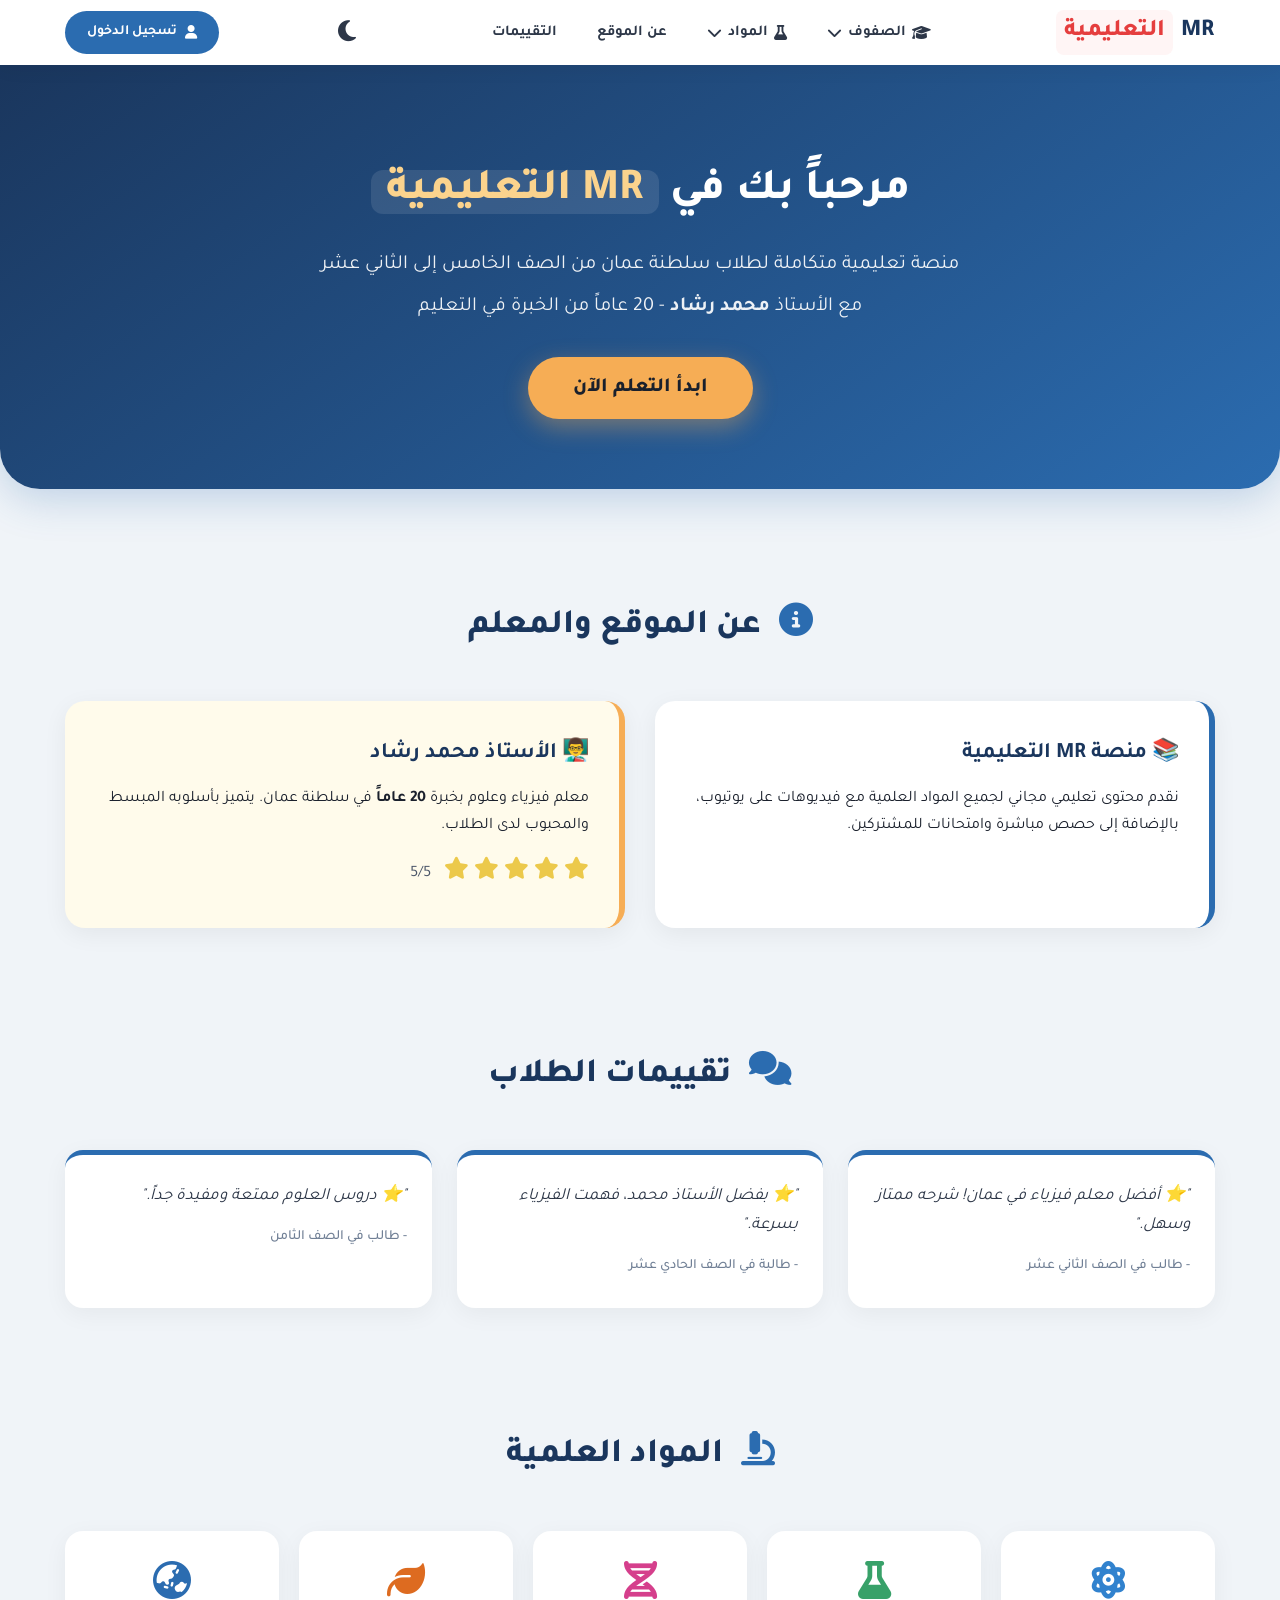
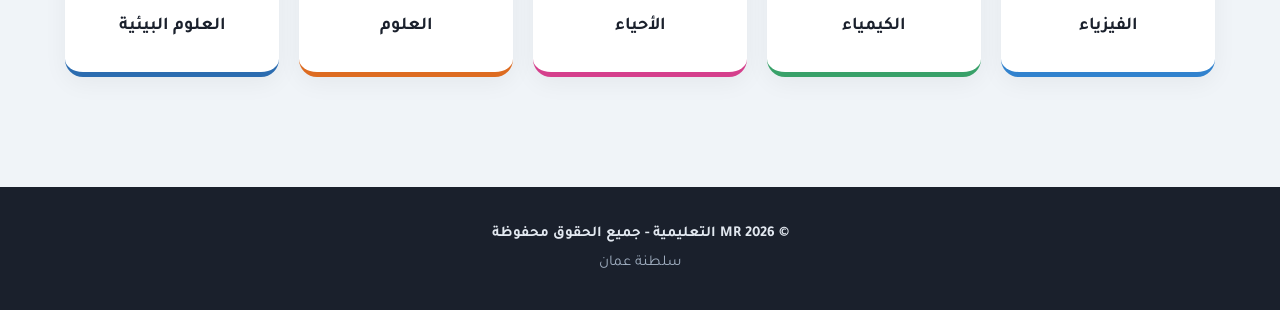
<file: index.html>
<!DOCTYPE html>
<html lang="ar" dir="rtl">
<head>
    <meta charset="UTF-8" />
    <meta name="viewport" content="width=device-width, initial-scale=1.0"/>
    <title>MR التعليمية - الرئيسية</title>

    <link rel="stylesheet" href="https://cdnjs.cloudflare.com/ajax/libs/font-awesome/6.5.0/css/all.min.css"/>
    <link href="https://fonts.googleapis.com/css2?family=Tajawal:wght@400;500;700;800&display=swap" rel="stylesheet"/>
    <link rel="stylesheet" href="style.css"/>
</head>
<body>

<header>
    <div class="container header-container">

        <div class="logo">
            <a href="index.html" style="text-decoration:none;">
                <h1>MR<span>التعليمية</span></h1>
            </a>
        </div>

        <button class="menu-toggle" onclick="toggleMenu()">
            <i class="fas fa-bars"></i>
        </button>

        <nav>
            <ul class="nav-menu" id="navMenu">
                <li class="dropdown">
                    <a href="#"><i class="fas fa-graduation-cap"></i> الصفوف <i class="fas fa-chevron-down"></i></a>
                    <ul class="dropdown-menu">
                        <li><a href="classes.html?grade=5">الصف الخامس</a></li>
                        <li><a href="classes.html?grade=6">الصف السادس</a></li>
                        <li><a href="classes.html?grade=7">الصف السابع</a></li>
                        <li><a href="classes.html?grade=8">الصف الثامن</a></li>
                        <li><a href="classes.html?grade=9">الصف التاسع</a></li>
                        <li><a href="classes.html?grade=10">الصف العاشر</a></li>
                        <li><a href="classes.html?grade=11">الصف الحادي عشر</a></li>
                        <li><a href="classes.html?grade=12">الصف الثاني عشر</a></li>
                    </ul>
                </li>

                <li class="dropdown">
                    <a href="#"><i class="fas fa-flask"></i> المواد <i class="fas fa-chevron-down"></i></a>
                    <ul class="dropdown-menu">
                        <li><a href="choose-grade.html?subject=physics">الفيزياء</a></li>
                        <li><a href="choose-grade.html?subject=chemistry">الكيمياء</a></li>
                        <li><a href="choose-grade.html?subject=biology">الأحياء</a></li>
                        <li><a href="choose-grade.html?subject=science">العلوم</a></li>
                        <li><a href="choose-grade.html?subject=environmental">العلوم البيئية</a></li>
                    </ul>
                </li>

                <li><a href="#about">عن الموقع</a></li>
                <li><a href="#reviews">التقييمات</a></li>
            </ul>
        </nav>

        <button id="theme-toggle" class="theme-btn">
            <i class="fas fa-moon"></i>
        </button>

        <div class="auth-section">
            <a href="login.html" class="login-btn" id="login-btn">
                <i class="fas fa-user"></i> تسجيل الدخول
            </a>
            <div class="user-profile" id="user-profile" style="display:none;">
                <span id="user-name">أحمد</span>
                <a href="subscription.html" class="premium-badge">
                    <i class="fas fa-crown"></i> اشتراك مميز
                </a>
                <button onclick="logout()" class="logout-btn" title="تسجيل الخروج">
    <i class="fas fa-sign-out-alt"></i>
</button>
            </div>
        </div>

    </div>
</header>

<main>

    <section class="hero">
        <div class="container">
            <h2>مرحباً بك في <span>MR التعليمية</span></h2>
            <p>منصة تعليمية متكاملة لطلاب سلطنة عمان من الصف الخامس إلى الثاني عشر</p>
            <p>مع الأستاذ <strong>محمد رشاد</strong> - 20 عاماً من الخبرة في التعليم</p>
<a href="choose-grade.html" class="btn-primary">ابدأ التعلم الآن</a>
        </div>
    </section>

    <section id="about" class="about">
        <div class="container">
            <h2><i class="fas fa-info-circle"></i> عن الموقع والمعلم</h2>
            <div class="about-grid">
                <div class="about-card">
                    <h3>📚 منصة MR التعليمية</h3>
                    <p>نقدم محتوى تعليمي مجاني لجميع المواد العلمية مع فيديوهات على يوتيوب، بالإضافة إلى حصص مباشرة وامتحانات للمشتركين.</p>
                </div>
                <div class="about-card highlight">
                    <h3>👨‍🏫 الأستاذ محمد رشاد</h3>
                    <p>معلم فيزياء وعلوم بخبرة <strong>20 عاماً</strong> في سلطنة عمان. يتميز بأسلوبه المبسط والمحبوب لدى الطلاب.</p>
                    <div class="stars">
                        <i class="fas fa-star"></i>
                        <i class="fas fa-star"></i>
                        <i class="fas fa-star"></i>
                        <i class="fas fa-star"></i>
                        <i class="fas fa-star"></i>
                        <span>5/5</span>
                    </div>
                </div>
            </div>
        </div>
    </section>

    <section id="reviews" class="reviews">
        <div class="container">
            <h2><i class="fas fa-comments"></i> تقييمات الطلاب</h2>
            <div class="reviews-grid">
                <div class="review-card">
                    <p>"⭐ أفضل معلم فيزياء في عمان! شرحه ممتاز وسهل."</p>
                    <span>- طالب في الصف الثاني عشر</span>
                </div>
                <div class="review-card">
                    <p>"⭐ بفضل الأستاذ محمد، فهمت الفيزياء بسرعة."</p>
                    <span>- طالبة في الصف الحادي عشر</span>
                </div>
                <div class="review-card">
                    <p>"⭐ دروس العلوم ممتعة ومفيدة جداً."</p>
                    <span>- طالب في الصف الثامن</span>
                </div>
            </div>
        </div>
    </section>

    <section class="subjects-highlight">
        <div class="container">
            <h2><i class="fas fa-microscope"></i> المواد العلمية</h2>
            <div class="subjects-grid">
                <div class="subject-card physics"><i class="fas fa-atom"></i> الفيزياء</div>
                <div class="subject-card chemistry"><i class="fas fa-flask"></i> الكيمياء</div>
                <div class="subject-card biology"><i class="fas fa-dna"></i> الأحياء</div>
                <div class="subject-card science"><i class="fas fa-leaf"></i> العلوم</div>
                <div class="subject-card environmental"><i class="fas fa-globe-asia"></i> العلوم البيئية</div>
            </div>
        </div>
    </section>

</main>

<footer>
    <div class="container">
        <p>© 2026 MR التعليمية - جميع الحقوق محفوظة</p>
        <p>سلطنة عمان</p>
    </div>
</footer>

<script src="script.js"></script>

</body>
</html>
</file>
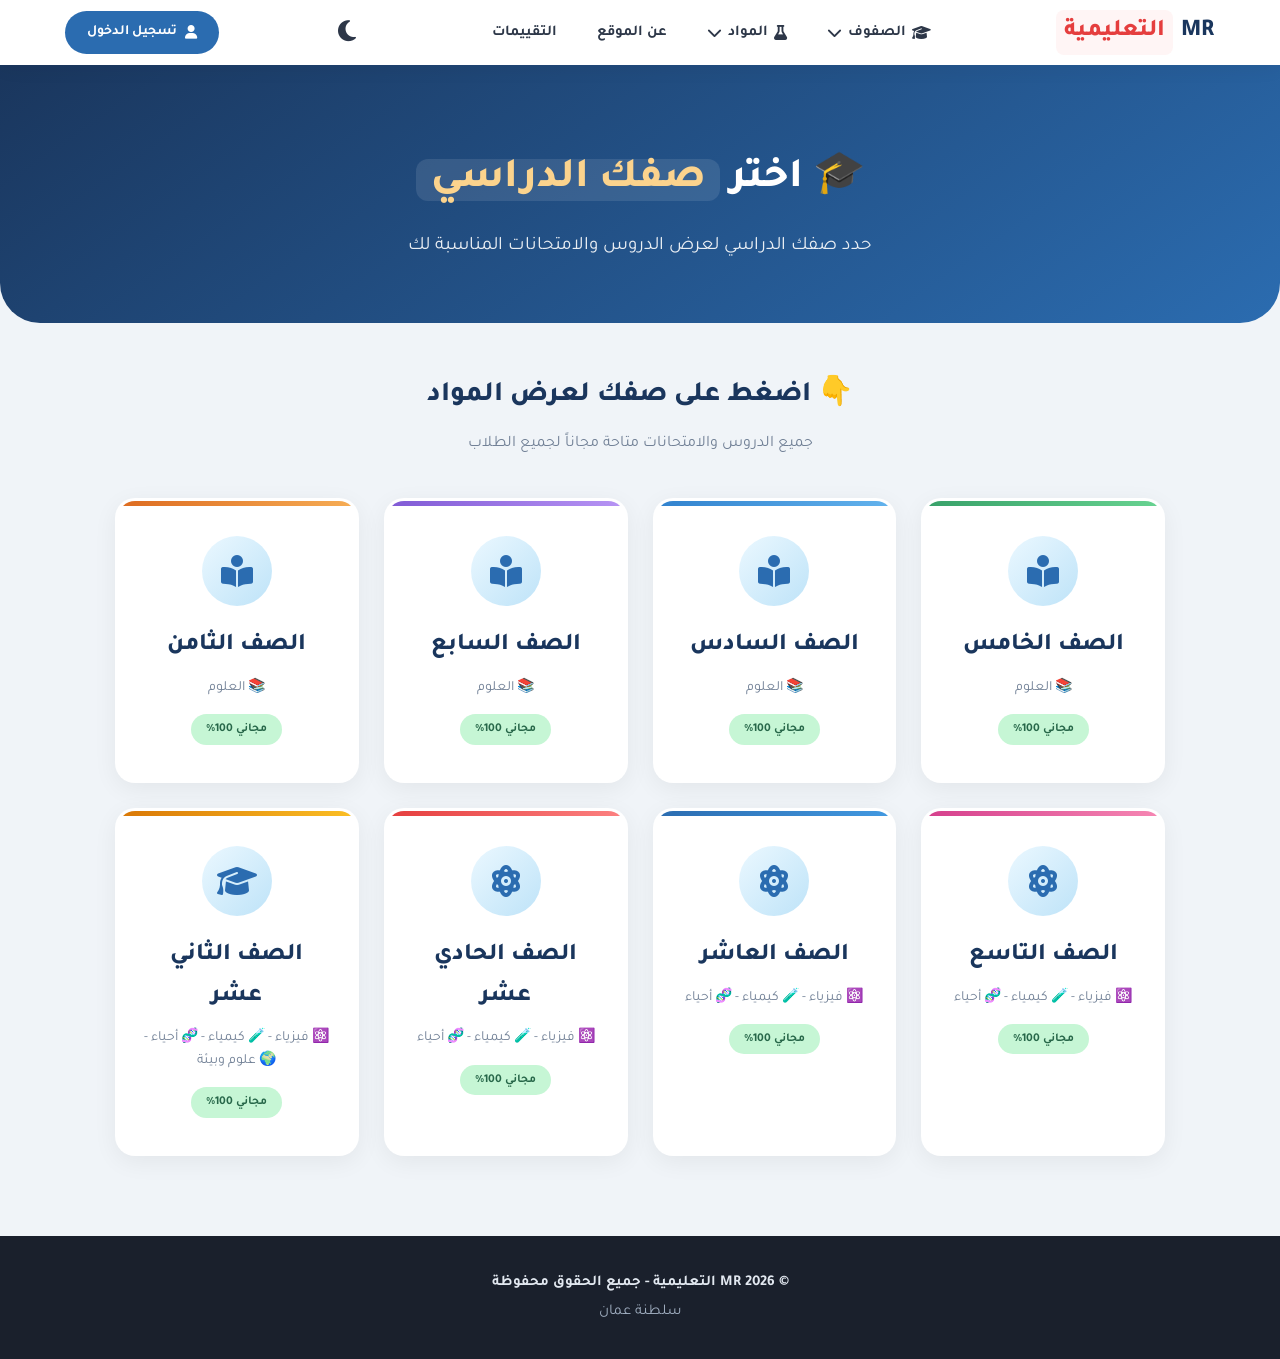
<file: choose-grade.html>
<!DOCTYPE html>
<html lang="ar" dir="rtl">
<head>
    <meta charset="UTF-8" />
    <meta name="viewport" content="width=device-width, initial-scale=1.0"/>
    <title>اختر صفك الدراسي - MR التعليمية</title>
    
    <link rel="stylesheet" href="https://cdnjs.cloudflare.com/ajax/libs/font-awesome/6.5.0/css/all.min.css"/>
    <style>
    .dropdown-menu { display: none; }
    .dropdown.dropdown-open > .dropdown-menu { display: block; }
</style>
    <link href="https://fonts.googleapis.com/css2?family=Tajawal:wght@400;500;700;800&display=swap" rel="stylesheet"/>
    <link rel="stylesheet" href="style.css"/>
    
    <style>
        .choose-page-header {
            background: linear-gradient(145deg, #1a365d, #2b6cb0);
            color: white;
            padding: 80px 0 60px;
            text-align: center;
            border-radius: 0 0 40px 40px;
            margin-bottom: 50px;
        }
        .choose-page-header h2 {
            font-size: 42px;
            font-weight: 800;
            margin-bottom: 15px;
        }
        .choose-page-header h2 span {
            color: #fbd38d;
            background: rgba(255, 255, 255, 0.1);
            padding: 0 15px;
            border-radius: 12px;
        }
        .choose-page-header p {
            font-size: 19px;
            opacity: 0.9;
            max-width: 600px;
            margin: 0 auto;
        }
        
        .grades-container {
            max-width: 1100px;
            margin: 0 auto 80px;
            padding: 0 25px;
        }
        
        .grades-intro {
            text-align: center;
            margin-bottom: 40px;
        }
        
        .grades-intro h3 {
            font-size: 28px;
            font-weight: 800;
            color: #1a365d;
            margin-bottom: 10px;
        }
        
        body.dark-mode .grades-intro h3 {
            color: #f0f6fc;
        }
        
        .grades-intro p {
            color: #718096;
            font-size: 16px;
        }
        
        .grades-grid-custom {
            display: grid;
            grid-template-columns: repeat(auto-fit, minmax(220px, 1fr));
            gap: 25px;
        }
        
        .grade-card-custom {
            background: white;
            padding: 35px 25px;
            border-radius: 20px;
            text-align: center;
            box-shadow: 0 6px 25px rgba(0, 0, 0, 0.06);
            transition: all 0.3s;
            cursor: pointer;
            text-decoration: none;
            color: inherit;
            border: 3px solid transparent;
            position: relative;
            overflow: hidden;
        }
        
        .grade-card-custom::before {
            content: '';
            position: absolute;
            top: 0;
            right: 0;
            width: 100%;
            height: 5px;
            background: linear-gradient(90deg, #2b6cb0, #f6ad55);
            transition: height 0.3s;
        }
        
        .grade-card-custom:hover {
            transform: translateY(-8px);
            box-shadow: 0 15px 40px rgba(43, 108, 176, 0.15);
            border-color: #2b6cb0;
        }
        
        .grade-card-custom:hover::before {
            height: 8px;
        }
        
        .grade-icon-custom {
            width: 70px;
            height: 70px;
            margin: 0 auto 20px;
            background: linear-gradient(135deg, #ebf8ff, #bee3f8);
            border-radius: 50%;
            display: flex;
            align-items: center;
            justify-content: center;
            font-size: 32px;
            color: #2b6cb0;
            transition: all 0.3s;
        }
        
        .grade-card-custom:hover .grade-icon-custom {
            background: linear-gradient(135deg, #2b6cb0, #1a4f7a);
            color: white;
            transform: scale(1.1) rotate(-5deg);
        }
        
        .grade-card-custom h3 {
            font-size: 24px;
            font-weight: 800;
            color: #1a365d;
            margin-bottom: 10px;
        }
        
        .grade-card-custom .grade-subjects {
            color: #718096;
            font-size: 14px;
            line-height: 1.6;
            margin-bottom: 15px;
        }
        
        .grade-card-custom .grade-badge {
            display: inline-block;
            background: #c6f6d5;
            color: #276749;
            padding: 5px 15px;
            border-radius: 20px;
            font-size: 12px;
            font-weight: 700;
        }
        
        /* ألوان مختلفة لكل صف */
        .grade-card-custom.grade-5::before { background: linear-gradient(90deg, #38a169, #68d391); }
        .grade-card-custom.grade-6::before { background: linear-gradient(90deg, #3182ce, #63b3ed); }
        .grade-card-custom.grade-7::before { background: linear-gradient(90deg, #805ad5, #b794f4); }
        .grade-card-custom.grade-8::before { background: linear-gradient(90deg, #dd6b20, #f6ad55); }
        .grade-card-custom.grade-9::before { background: linear-gradient(90deg, #d53f8c, #f687b3); }
        .grade-card-custom.grade-10::before { background: linear-gradient(90deg, #2b6cb0, #4299e1); }
        .grade-card-custom.grade-11::before { background: linear-gradient(90deg, #e53e3e, #fc8181); }
        .grade-card-custom.grade-12::before { background: linear-gradient(90deg, #d97706, #fbbf24); }
        
        /* الوضع الداكن */
        body.dark-mode .choose-page-header {
            background: linear-gradient(145deg, #0d2b4e, #161b22);
        }
        
        body.dark-mode .grade-card-custom {
            background: #161b22;
            border-color: #30363d;
        }
        
        body.dark-mode .grade-card-custom:hover {
            border-color: #58a6ff;
            box-shadow: 0 15px 40px rgba(88, 166, 255, 0.15);
        }
        
        body.dark-mode .grade-card-custom h3 {
            color: #f0f6fc;
        }
        
        body.dark-mode .grade-card-custom .grade-subjects {
            color: #8b949e;
        }
        
        body.dark-mode .grade-icon-custom {
            background: linear-gradient(135deg, #1a365d, #2c5282);
            color: #90cdf4;
        }
        
        body.dark-mode .grade-card-custom:hover .grade-icon-custom {
            background: linear-gradient(135deg, #58a6ff, #1f6feb);
            color: white;
        }
        
        body.dark-mode .grade-card-custom .grade-badge {
            background: #1f4032;
            color: #9ae6b4;
        }
        
        /* استجابة للجوال */
        @media (max-width: 768px) {
            .choose-page-header {
                padding: 50px 0 40px;
            }
            .choose-page-header h2 {
                font-size: 28px;
            }
            .choose-page-header p {
                font-size: 16px;
            }
            .grades-intro h3 {
                font-size: 22px;
            }
            .grades-grid-custom {
                grid-template-columns: repeat(2, 1fr);
                gap: 15px;
            }
            .grade-card-custom {
                padding: 25px 15px;
            }
            .grade-card-custom h3 {
                font-size: 18px;
            }
            .grade-icon-custom {
                width: 55px;
                height: 55px;
                font-size: 26px;
            }
        }
        
        @media (max-width: 480px) {
            .grades-grid-custom {
                grid-template-columns: 1fr;
            }
        }
    </style>
</head>
<body>

<header>
    <div class="container header-container">
        <div class="logo">
            <a href="index.html" style="text-decoration:none;"><h1>MR <span>التعليمية</span></h1></a>
        </div>
        <button class="menu-toggle" onclick="toggleMenu()">
            <i class="fas fa-bars"></i>
        </button>
        <nav>
            <ul class="nav-menu" id="navMenu">
                <li class="dropdown">
                    <a href="#"><i class="fas fa-graduation-cap"></i> الصفوف <i class="fas fa-chevron-down"></i></a>
                    <ul class="dropdown-menu">
                        <li><a href="classes.html?grade=5">الصف الخامس</a></li>
                        <li><a href="classes.html?grade=6">الصف السادس</a></li>
                        <li><a href="classes.html?grade=7">الصف السابع</a></li>
                        <li><a href="classes.html?grade=8">الصف الثامن</a></li>
                        <li><a href="classes.html?grade=9">الصف التاسع</a></li>
                        <li><a href="classes.html?grade=10">الصف العاشر</a></li>
                        <li><a href="classes.html?grade=11">الصف الحادي عشر</a></li>
                        <li><a href="classes.html?grade=12">الصف الثاني عشر</a></li>
                    </ul>
                </li>
                <li class="dropdown">
                    <a href="#"><i class="fas fa-flask"></i> المواد <i class="fas fa-chevron-down"></i></a>
                    <ul class="dropdown-menu">
                        <li><a href="subjects.html?subject=physics&grade=9">الفيزياء</a></li>
                        <li><a href="subjects.html?subject=chemistry&grade=9">الكيمياء</a></li>
                        <li><a href="subjects.html?subject=biology&grade=9">الأحياء</a></li>
                        <li><a href="subjects.html?subject=science&grade=5">العلوم</a></li>
                        <li><a href="subjects.html?subject=environmental&grade=12">العلوم البيئية</a></li>
                    </ul>
                </li>
                <li><a href="index.html#about">عن الموقع</a></li>
                <li><a href="index.html#reviews">التقييمات</a></li>
            </ul>
        </nav>
        <button id="theme-toggle" class="theme-btn"><i class="fas fa-moon"></i></button>
       <div class="auth-section">
    <a href="login.html" class="login-btn" id="login-btn">
        <i class="fas fa-user"></i> تسجيل الدخول
    </a>
    <div class="user-profile" id="user-profile" style="display:none;">
        <span id="user-name">عبدالله محمد</span>
        <a href="subscription.html" class="premium-badge">
            <i class="fas fa-crown"></i> اشتراك مميز
        </a>
       <button onclick="logout()" class="logout-btn" title="تسجيل الخروج">
    <i class="fas fa-sign-out-alt"></i>
</button>
        </div>
    </div>
</header>

<main>
    <div class="choose-page-header">
        <div class="container">
            <h2>🎓 اختر <span>صفك الدراسي</span></h2>
            <p>حدد صفك الدراسي لعرض الدروس والامتحانات المناسبة لك</p>
        </div>
    </div>

    <div class="grades-container">
        <div class="grades-intro">
            <h3>👇 اضغط على صفك لعرض المواد</h3>
            <p>جميع الدروس والامتحانات متاحة مجاناً لجميع الطلاب</p>
        </div>

        <div class="grades-grid-custom">
            
            <a href="classes.html?grade=5" class="grade-card-custom grade-5">
                <div class="grade-icon-custom">
                    <i class="fas fa-book-reader"></i>
                </div>
                <h3>الصف الخامس</h3>
                <p class="grade-subjects">📚 العلوم</p>
                <span class="grade-badge">مجاني 100%</span>
            </a>

            <a href="classes.html?grade=6" class="grade-card-custom grade-6">
                <div class="grade-icon-custom">
                    <i class="fas fa-book-reader"></i>
                </div>
                <h3>الصف السادس</h3>
                <p class="grade-subjects">📚 العلوم</p>
                <span class="grade-badge">مجاني 100%</span>
            </a>

            <a href="classes.html?grade=7" class="grade-card-custom grade-7">
                <div class="grade-icon-custom">
                    <i class="fas fa-book-reader"></i>
                </div>
                <h3>الصف السابع</h3>
                <p class="grade-subjects">📚 العلوم</p>
                <span class="grade-badge">مجاني 100%</span>
            </a>

            <a href="classes.html?grade=8" class="grade-card-custom grade-8">
                <div class="grade-icon-custom">
                    <i class="fas fa-book-reader"></i>
                </div>
                <h3>الصف الثامن</h3>
                <p class="grade-subjects">📚 العلوم</p>
                <span class="grade-badge">مجاني 100%</span>
            </a>

            <a href="classes.html?grade=9" class="grade-card-custom grade-9">
                <div class="grade-icon-custom">
                    <i class="fas fa-atom"></i>
                </div>
                <h3>الصف التاسع</h3>
                <p class="grade-subjects">⚛️ فيزياء - 🧪 كيمياء - 🧬 أحياء</p>
                <span class="grade-badge">مجاني 100%</span>
            </a>

            <a href="classes.html?grade=10" class="grade-card-custom grade-10">
                <div class="grade-icon-custom">
                    <i class="fas fa-atom"></i>
                </div>
                <h3>الصف العاشر</h3>
                <p class="grade-subjects">⚛️ فيزياء - 🧪 كيمياء - 🧬 أحياء</p>
                <span class="grade-badge">مجاني 100%</span>
            </a>

            <a href="classes.html?grade=11" class="grade-card-custom grade-11">
                <div class="grade-icon-custom">
                    <i class="fas fa-atom"></i>
                </div>
                <h3>الصف الحادي عشر</h3>
                <p class="grade-subjects">⚛️ فيزياء - 🧪 كيمياء - 🧬 أحياء</p>
                <span class="grade-badge">مجاني 100%</span>
            </a>

            <a href="classes.html?grade=12" class="grade-card-custom grade-12">
                <div class="grade-icon-custom">
                    <i class="fas fa-graduation-cap"></i>
                </div>
                <h3>الصف الثاني عشر</h3>
                <p class="grade-subjects">⚛️ فيزياء - 🧪 كيمياء - 🧬 أحياء - 🌍 علوم وبيئة</p>
                <span class="grade-badge">مجاني 100%</span>
            </a>

        </div>
    </div>
</main>

<footer>
    <div class="container">
        <p>© 2026 MR التعليمية - جميع الحقوق محفوظة</p>
        <p>سلطنة عمان</p>
    </div>
</footer>

<script src="script.js"></script>
<script>
// تطبيق الوضع الداكن المحفوظ
const savedTheme = localStorage.getItem('userTheme');
const themeBtnIcon = document.querySelector('#theme-toggle i');
if (savedTheme === 'light') {
    document.body.classList.remove('dark-mode');
    if(themeBtnIcon) themeBtnIcon.className = 'fas fa-moon';
} else if (savedTheme === 'dark') {
    document.body.classList.add('dark-mode');
    if(themeBtnIcon) themeBtnIcon.className = 'fas fa-sun';
}

document.getElementById('theme-toggle').addEventListener('click', function() {
    const body = document.body;
    const icon = this.querySelector('i');
    if (body.classList.contains('dark-mode')) {
        body.classList.remove('dark-mode');
        icon.className = 'fas fa-moon';
        localStorage.setItem('userTheme', 'light');
    } else {
        body.classList.add('dark-mode');
        icon.className = 'fas fa-sun';
        localStorage.setItem('userTheme', 'dark');
    }
});

// فحص حالة تسجيل الدخول
const loggedUser = localStorage.getItem('loggedUser');
if (loggedUser) {
    const loginBtn = document.getElementById('login-btn');
    const userProfile = document.getElementById('user-profile');
    const userName = document.getElementById('user-name');
    if(loginBtn) loginBtn.style.display = 'none';
    if(userProfile) userProfile.style.display = 'flex';
    if(userName) userName.textContent = loggedUser;
}

// فتح/إغلاق قائمة الجوال
function toggleMenu() {
    const nav = document.getElementById('navMenu');
    nav.classList.toggle('active');
}

// إصلاح القوائم المنسدلة على الجوال
document.addEventListener('DOMContentLoaded', function() {
    const dropdownLinks = document.querySelectorAll('.dropdown > a');
    dropdownLinks.forEach(link => {
        link.addEventListener('click', function(e) {
            if (window.innerWidth <= 768) {
                e.preventDefault();
                const menu = this.nextElementSibling;
                document.querySelectorAll('.dropdown-menu').forEach(m => {
                    if (m !== menu) m.classList.remove('show');
                });
                menu.classList.toggle('show');
            }
        });
    });
});
</script>
<script src="script.js"></script>

</body>
</html>
</file>
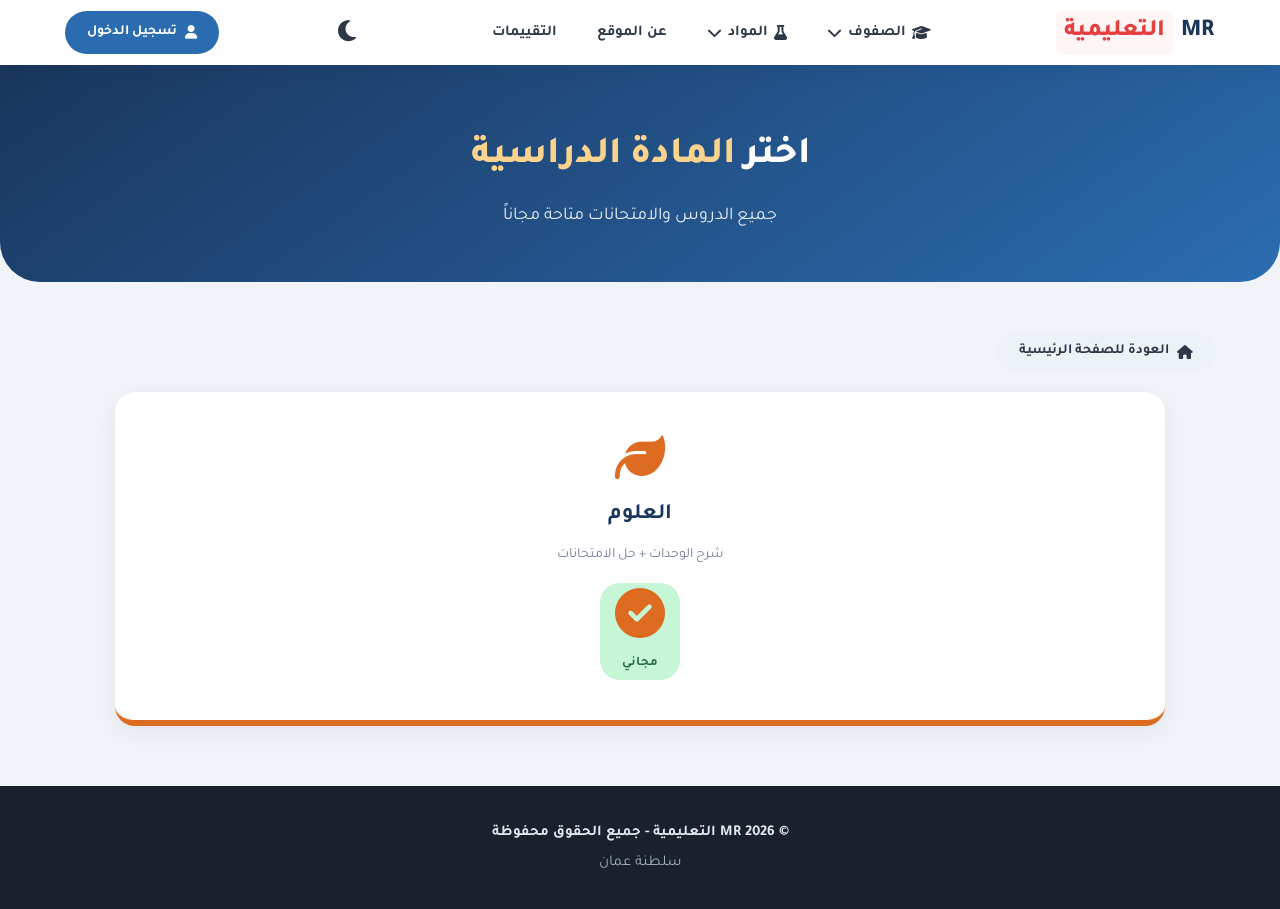
<file: classes.html>
<!DOCTYPE html>
<html lang="ar" dir="rtl">
<head>
    <meta charset="UTF-8" />
    <meta name="viewport" content="width=device-width, initial-scale=1.0"/>
    <title>الصفوف الدراسية - MR التعليمية</title>
    
    <link rel="stylesheet" href="https://cdnjs.cloudflare.com/ajax/libs/font-awesome/6.5.0/css/all.min.css"/>
    <link href="https://fonts.googleapis.com/css2?family=Tajawal:wght@400;500;700;800&display=swap" rel="stylesheet"/>
    <link rel="stylesheet" href="style.css"/>
    
    <style>
        .page-header {
            background: linear-gradient(145deg, #1a365d, #2b6cb0);
            color: white;
            padding: 60px 0 50px;
            text-align: center;
            border-radius: 0 0 40px 40px;
            margin-bottom: 50px;
        }
        .page-header h2 {
            font-size: 38px;
            font-weight: 800;
            margin-bottom: 12px;
        }
        .page-header h2 span {
            color: #fbd38d;
        }
        .page-header p {
            font-size: 18px;
            opacity: 0.9;
        }
        
        .subjects-container {
            max-width: 1100px;
            margin: 0 auto 60px;
            padding: 0 25px;
        }
        
        .subjects-grid-new {
            display: grid;
            grid-template-columns: repeat(auto-fit, minmax(220px, 1fr));
            gap: 25px;
        }
        
        .subject-card-new {
            background: white;
            padding: 40px 25px;
            border-radius: 20px;
            text-align: center;
            box-shadow: 0 6px 25px rgba(0, 0, 0, 0.06);
            transition: all 0.3s;
            cursor: pointer;
            text-decoration: none;
            color: inherit;
            border-bottom: 6px solid #2b6cb0;
        }
        
        .subject-card-new:hover {
            transform: translateY(-8px) scale(1.02);
            box-shadow: 0 15px 40px rgba(0, 0, 0, 0.12);
        }
        
        .subject-card-new i {
            font-size: 50px;
            margin-bottom: 15px;
            display: block;
        }
        
        .subject-card-new h3 {
            font-size: 22px;
            font-weight: 700;
            margin-bottom: 10px;
            color: #1a365d;
        }
        
        .subject-card-new p {
            font-size: 14px;
            color: #718096;
            margin-bottom: 15px;
        }
        
        .free-badge {
            display: inline-block;
            background: #c6f6d5;
            color: #276749;
            padding: 5px 15px;
            border-radius: 20px;
            font-size: 13px;
            font-weight: 700;
        }
        
        .subject-card-new.physics { border-bottom-color: #3182ce; }
        .subject-card-new.physics i { color: #3182ce; }
        .subject-card-new.chemistry { border-bottom-color: #38a169; }
        .subject-card-new.chemistry i { color: #38a169; }
        .subject-card-new.biology { border-bottom-color: #d53f8c; }
        .subject-card-new.biology i { color: #d53f8c; }
        .subject-card-new.science { border-bottom-color: #dd6b20; }
        .subject-card-new.science i { color: #dd6b20; }
        .subject-card-new.environmental { border-bottom-color: #2b6cb0; }
        .subject-card-new.environmental i { color: #2b6cb0; }
        
        body.dark-mode .subject-card-new {
            background: #161b22;
            border: 1px solid #30363d;
        }
        body.dark-mode .subject-card-new h3 {
            color: #f0f6fc;
        }
        
        @media (max-width: 600px) {
            .page-header h2 { font-size: 28px; }
            .subjects-grid-new { grid-template-columns: 1fr; }
        }
    </style>
</head>
<body>

<header>
    <div class="container header-container">

        <div class="logo">
            <a href="index.html" style="text-decoration:none;">
                <h1>MR<span>التعليمية</span></h1>
            </a>
        </div>

        <button class="menu-toggle" onclick="toggleMenu()">
            <i class="fas fa-bars"></i>
        </button>

        <nav>
            <ul class="nav-menu" id="navMenu">
                <li class="dropdown">
                    <a href="#"><i class="fas fa-graduation-cap"></i> الصفوف <i class="fas fa-chevron-down"></i></a>
                    <ul class="dropdown-menu">
                        <li><a href="classes.html?grade=5">الصف الخامس</a></li>
                        <li><a href="classes.html?grade=6">الصف السادس</a></li>
                        <li><a href="classes.html?grade=7">الصف السابع</a></li>
                        <li><a href="classes.html?grade=8">الصف الثامن</a></li>
                        <li><a href="classes.html?grade=9">الصف التاسع</a></li>
                        <li><a href="classes.html?grade=10">الصف العاشر</a></li>
                        <li><a href="classes.html?grade=11">الصف الحادي عشر</a></li>
                        <li><a href="classes.html?grade=12">الصف الثاني عشر</a></li>
                    </ul>
                </li>

                <li class="dropdown">
                    <a href="#"><i class="fas fa-flask"></i> المواد <i class="fas fa-chevron-down"></i></a>
                    <ul class="dropdown-menu">
                        <li><a href="choose-grade.html?subject=physics">الفيزياء</a></li>
                        <li><a href="choose-grade.html?subject=chemistry">الكيمياء</a></li>
                        <li><a href="choose-grade.html?subject=biology">الأحياء</a></li>
                        <li><a href="choose-grade.html?subject=science">العلوم</a></li>
                        <li><a href="choose-grade.html?subject=environmental">العلوم البيئية</a></li>
                    </ul>
                </li>

                <li><a href="index.html#about">عن الموقع</a></li>
                <li><a href="index.html#reviews">التقييمات</a></li>
            </ul>
        </nav>

        <button id="theme-toggle" class="theme-btn">
            <i class="fas fa-moon"></i>
        </button>

       <div class="auth-section">
    <a href="login.html" class="login-btn" id="login-btn">
        <i class="fas fa-user"></i> تسجيل الدخول
    </a>
    <div class="user-profile" id="user-profile" style="display:none;">
        <span id="user-name">عبدالله محمد</span>
        <a href="subscription.html" class="premium-badge">
            <i class="fas fa-crown"></i> اشتراك مميز
        </a>
        <button onclick="logout()" class="logout-btn" title="تسجيل الخروج">
    <i class="fas fa-sign-out-alt"></i>
</button>
    </div>

    </div>
</header>

<main>
    <div class="page-header">
        <div class="container">
            <h2 id="pageTitle">اختر <span>المادة الدراسية</span></h2>
            <p>جميع الدروس والامتحانات متاحة مجاناً</p>
        </div>
    </div>

    <div class="page-back-wrapper">
        <a href="index.html" class="back-btn-generic">
            <i class="fas fa-home"></i> العودة للصفحة الرئيسية
        </a>
    </div>

    <div class="subjects-container">
        <div class="subjects-grid-new" id="subjectsGrid"></div>
    </div>
</main>

<footer>
    <div class="container">
        <p>© 2026 MR التعليمية - جميع الحقوق محفوظة</p>
        <p>سلطنة عمان</p>
    </div>
</footer>

<script src="script.js"></script>
<script>
    const subjectsByGrade = {
        5: ['science'],
        6: ['science'],
        7: ['science'],
        8: ['science'],
        9: ['physics', 'chemistry', 'biology'],
        10: ['physics', 'chemistry', 'biology'],
        11: ['physics', 'chemistry', 'biology', 'environmental'],
        12: ['physics', 'chemistry', 'biology', 'environmental']
    };

    const subjectDetails = {
        physics: { icon: 'fas fa-atom', name: 'الفيزياء', desc: 'شرح الوحدات + حل الامتحانات', class: 'physics' },
        chemistry: { icon: 'fas fa-flask', name: 'الكيمياء', desc: 'شرح الوحدات + حل الامتحانات', class: 'chemistry' },
        biology: { icon: 'fas fa-dna', name: 'الأحياء', desc: 'شرح الوحدات + حل الامتحانات', class: 'biology' },
        science: { icon: 'fas fa-leaf', name: 'العلوم', desc: 'شرح الوحدات + حل الامتحانات', class: 'science' },
        environmental: { icon: 'fas fa-globe-asia', name: 'العلوم البيئية', desc: 'شرح الوحدات + حل الامتحانات', class: 'environmental' }
    };

    const params = new URLSearchParams(window.location.search);
    const grade = parseInt(params.get('grade'));

    if (grade) {
        document.getElementById('pageTitle').innerHTML = `الصف <span>${grade}</span> - اختر المادة`;
    }

    const subjects = subjectsByGrade[grade] || ['science'];
    const grid = document.getElementById('subjectsGrid');

    subjects.forEach(subjectKey => {
        const s = subjectDetails[subjectKey];
        const card = document.createElement('a');
        card.href = `subjects.html?subject=${subjectKey}&grade=${grade}`;
        card.className = `subject-card-new ${s.class}`;
        card.innerHTML = `
            <i class="${s.icon}"></i>
            <h3>${s.name}</h3>
            <p>${s.desc}</p>
            <span class="free-badge"><i class="fas fa-check-circle"></i> مجاني</span>
        `;
        grid.appendChild(card);
    });
</script>
<script src="script.js"></script>

</body>
</html>
</file>
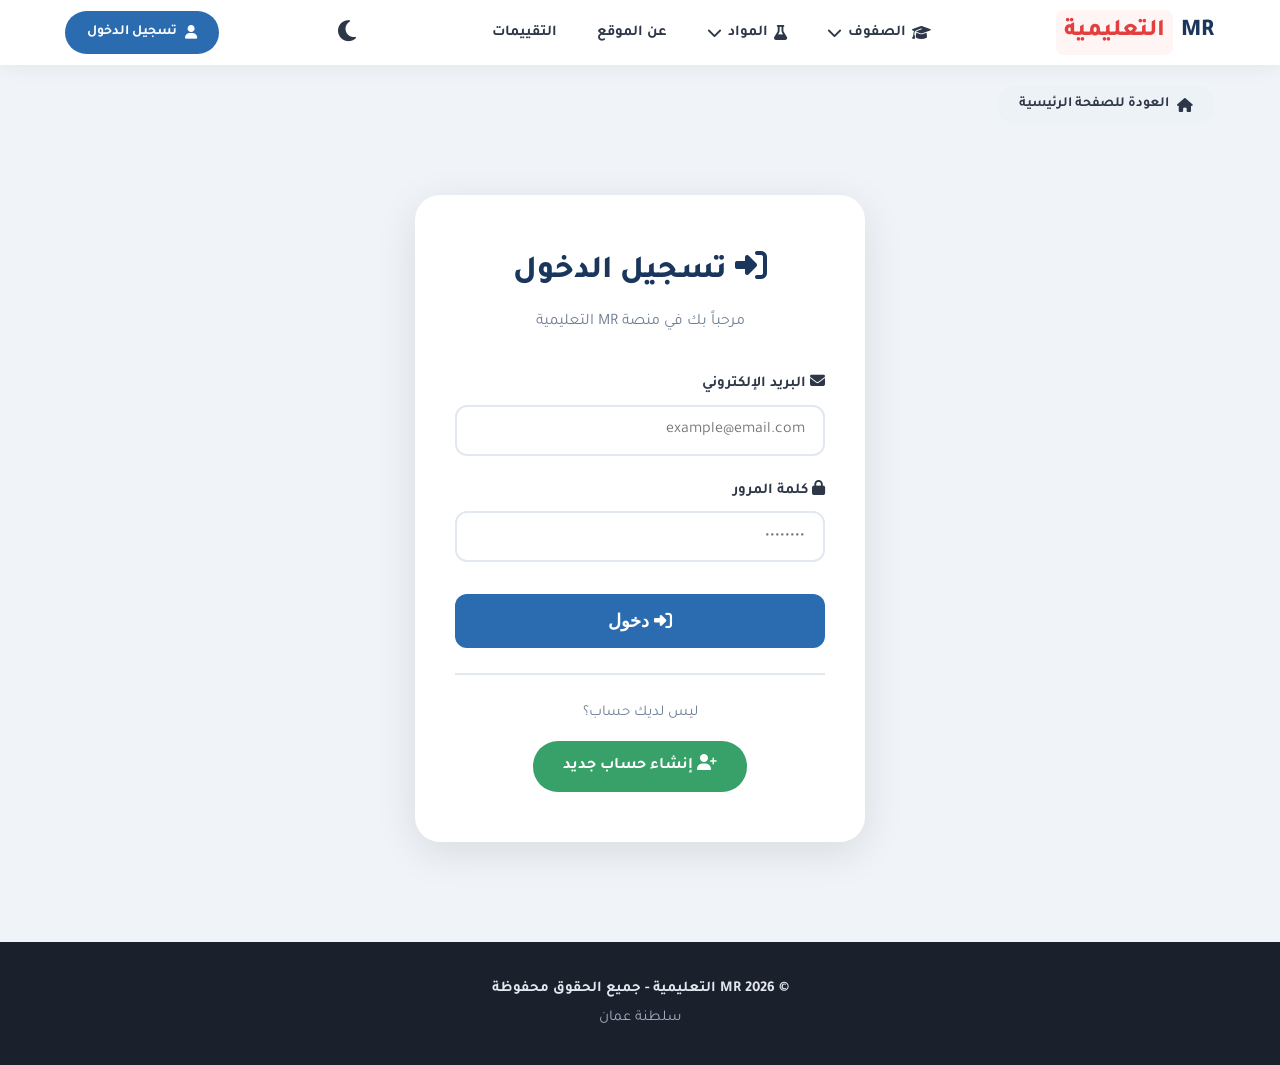
<file: login.html>
<!DOCTYPE html>
<html lang="ar" dir="rtl">
<head>
    <meta charset="UTF-8" />
    <meta name="viewport" content="width=device-width, initial-scale=1.0"/>
    <title>تسجيل الدخول - MR التعليمية</title>
    
    <link rel="stylesheet" href="https://cdnjs.cloudflare.com/ajax/libs/font-awesome/6.5.0/css/all.min.css"/>
    <link href="https://fonts.googleapis.com/css2?family=Tajawal:wght@400;500;700;800&display=swap" rel="stylesheet"/>
    <link rel="stylesheet" href="style.css"/>
    
    <style>
        .login-container {
            min-height: calc(100vh - 200px);
            display: flex;
            align-items: center;
            justify-content: center;
            padding: 50px 25px;
        }
        .login-box {
            background: white;
            padding: 50px 40px;
            border-radius: 25px;
            box-shadow: 0 10px 40px rgba(0, 0, 0, 0.1);
            max-width: 450px;
            width: 100%;
        }
        .login-box h2 {
            text-align: center;
            color: #1a365d;
            font-size: 32px;
            font-weight: 800;
            margin-bottom: 10px;
        }
        .login-box .subtitle {
            text-align: center;
            color: #718096;
            margin-bottom: 35px;
            font-size: 16px;
        }
        .form-group {
            margin-bottom: 22px;
        }
        .form-group label {
            display: block;
            margin-bottom: 8px;
            font-weight: 700;
            color: #2d3748;
            font-size: 15px;
        }
        .form-group input {
            width: 100%;
            padding: 14px 18px;
            border: 2px solid #e2e8f0;
            border-radius: 12px;
            font-size: 16px;
            transition: all 0.3s;
            font-family: 'Tajawal', sans-serif;
        }
        .form-group input:focus {
            outline: none;
            border-color: #2b6cb0;
            box-shadow: 0 0 0 3px rgba(43, 108, 176, 0.1);
        }
        .btn-login-submit {
            width: 100%;
            padding: 16px;
            background: #2b6cb0;
            color: white;
            border: none;
            border-radius: 12px;
            font-size: 18px;
            font-weight: 800;
            cursor: pointer;
            transition: all 0.3s;
            margin-top: 10px;
        }
        .btn-login-submit:hover {
            background: #1a4f7a;
            transform: translateY(-2px);
            box-shadow: 0 8px 25px rgba(43, 108, 176, 0.3);
        }
        .login-footer {
            text-align: center;
            margin-top: 25px;
            padding-top: 25px;
            border-top: 2px solid #e2e8f0;
        }
        .login-footer p {
            color: #718096;
            font-size: 15px;
            margin-bottom: 15px;
        }
        .btn-register-link {
            display: inline-block;
            background: #38a169;
            color: white;
            padding: 12px 30px;
            border-radius: 25px;
            text-decoration: none;
            font-weight: 700;
            font-size: 16px;
            transition: all 0.3s;
        }
        .btn-register-link:hover {
            background: #2f855a;
            transform: translateY(-2px);
        }
        body.dark-mode .login-box {
            background: #161b22;
        }
        body.dark-mode .login-box h2 {
            color: #f0f6fc;
        }
        body.dark-mode .form-group label {
            color: #c9d1d9;
        }
        body.dark-mode .form-group input {
            background: #0d1117;
            border-color: #30363d;
            color: #e6edf3;
        }
        body.dark-mode .form-group input:focus {
            border-color: #58a6ff;
        }
        body.dark-mode .login-footer {
            border-top-color: #30363d;
        }
        @media (max-width: 600px) {
            .login-box { padding: 35px 25px; }
            .login-box h2 { font-size: 26px; }
        }
    </style>
</head>
<body>

<header>
    <div class="container header-container">

        <div class="logo">
            <a href="index.html" style="text-decoration:none;">
                <h1>MR<span>التعليمية</span></h1>
            </a>
        </div>

        <button class="menu-toggle" onclick="toggleMenu()">
            <i class="fas fa-bars"></i>
        </button>

        <nav>
            <ul class="nav-menu" id="navMenu">
                <li class="dropdown">
                    <a href="#"><i class="fas fa-graduation-cap"></i> الصفوف <i class="fas fa-chevron-down"></i></a>
                    <ul class="dropdown-menu">
                        <li><a href="classes.html?grade=5">الصف الخامس</a></li>
                        <li><a href="classes.html?grade=6">الصف السادس</a></li>
                        <li><a href="classes.html?grade=7">الصف السابع</a></li>
                        <li><a href="classes.html?grade=8">الصف الثامن</a></li>
                        <li><a href="classes.html?grade=9">الصف التاسع</a></li>
                        <li><a href="classes.html?grade=10">الصف العاشر</a></li>
                        <li><a href="classes.html?grade=11">الصف الحادي عشر</a></li>
                        <li><a href="classes.html?grade=12">الصف الثاني عشر</a></li>
                    </ul>
                </li>

                <li class="dropdown">
                    <a href="#"><i class="fas fa-flask"></i> المواد <i class="fas fa-chevron-down"></i></a>
                    <ul class="dropdown-menu">
                        <li><a href="choose-grade.html?subject=physics">الفيزياء</a></li>
                        <li><a href="choose-grade.html?subject=chemistry">الكيمياء</a></li>
                        <li><a href="choose-grade.html?subject=biology">الأحياء</a></li>
                        <li><a href="choose-grade.html?subject=science">العلوم</a></li>
                        <li><a href="choose-grade.html?subject=environmental">العلوم البيئية</a></li>
                    </ul>
                </li>

                <li><a href="index.html#about">عن الموقع</a></li>
                <li><a href="index.html#reviews">التقييمات</a></li>
            </ul>
        </nav>

        <button id="theme-toggle" class="theme-btn">
            <i class="fas fa-moon"></i>
        </button>

        <div class="auth-section">
            <a href="login.html" class="login-btn" id="login-btn">
                <i class="fas fa-user"></i> تسجيل الدخول
            </a>
            <div class="user-profile" id="user-profile" style="display:none;">
                <span id="user-name">أحمد</span>
                <a href="subscription.html" class="premium-badge">
                    <i class="fas fa-crown"></i> اشتراك مميز
                </a>
            </div>
        </div>

    </div>
</header>

<div class="page-back-wrapper">
    <a href="index.html" class="back-btn-generic">
        <i class="fas fa-home"></i> العودة للصفحة الرئيسية
    </a>
</div>

<div class="login-container">
    <div class="login-box">
        <h2><i class="fas fa-sign-in-alt"></i> تسجيل الدخول</h2>
        <p class="subtitle">مرحباً بك في منصة MR التعليمية</p>
        
        <form id="loginForm">
            <div class="form-group">
                <label for="email"><i class="fas fa-envelope"></i> البريد الإلكتروني</label>
                <input type="email" id="email" placeholder="example@email.com" required>
            </div>
            <div class="form-group">
                <label for="password"><i class="fas fa-lock"></i> كلمة المرور</label>
                <input type="password" id="password" placeholder="••••••••" required>
            </div>
            <button type="submit" class="btn-login-submit">
                <i class="fas fa-sign-in-alt"></i> دخول
            </button>
        </form>
        
        <div class="login-footer">
            <p>ليس لديك حساب؟</p>
            <a href="register.html" class="btn-register-link">
                <i class="fas fa-user-plus"></i> إنشاء حساب جديد
            </a>
        </div>
    </div>
</div>

<footer>
    <div class="container">
        <p>© 2026 MR التعليمية - جميع الحقوق محفوظة</p>
        <p>سلطنة عمان</p>
    </div>
</footer>

<script src="script.js"></script>
<script>
    document.getElementById('loginForm').addEventListener('submit', function(e) {
        e.preventDefault();
        const email = document.getElementById('email').value;
        const password = document.getElementById('password').value;
        const users = JSON.parse(localStorage.getItem('users') || '[]');
        const user = users.find(u => u.email === email && u.password === password);
        if (user) {
            localStorage.setItem('loggedUser', user.name);
            localStorage.setItem('loggedEmail', user.email);
            showMessage('تم تسجيل الدخول بنجاح! مرحباً ' + user.name, 'success');
            setTimeout(() => { window.location.href = 'index.html'; }, 1500);
        } else {
            showMessage('البريد الإلكتروني أو كلمة المرور غير صحيحة', 'error');
        }
    });
</script>
<script src="script.js"></script>

</body>
</html>
</file>
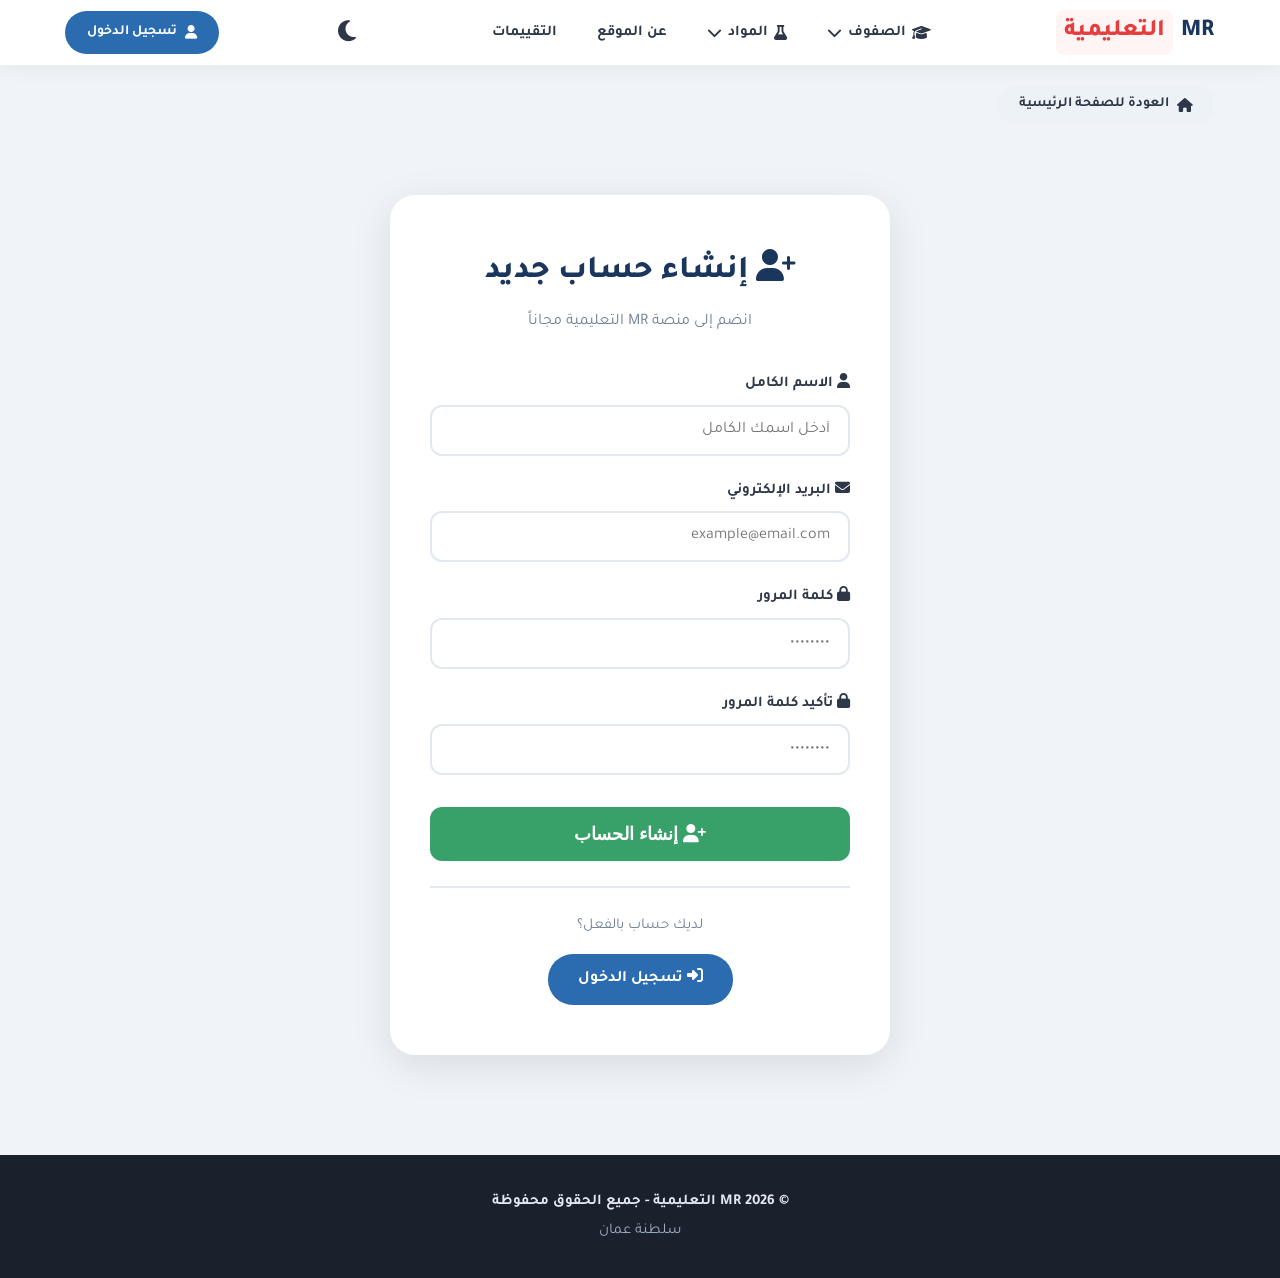
<file: register.html>
<!DOCTYPE html>
<html lang="ar" dir="rtl">
<head>
    <meta charset="UTF-8" />
    <meta name="viewport" content="width=device-width, initial-scale=1.0"/>
    <title>إنشاء حساب جديد - MR التعليمية</title>
    
    <link rel="stylesheet" href="https://cdnjs.cloudflare.com/ajax/libs/font-awesome/6.5.0/css/all.min.css"/>
    <link href="https://fonts.googleapis.com/css2?family=Tajawal:wght@400;500;700;800&display=swap" rel="stylesheet"/>
    <link rel="stylesheet" href="style.css"/>
    
    <style>
        .register-container {
            min-height: calc(100vh - 200px);
            display: flex;
            align-items: center;
            justify-content: center;
            padding: 50px 25px;
        }
        .register-box {
            background: white;
            padding: 50px 40px;
            border-radius: 25px;
            box-shadow: 0 10px 40px rgba(0, 0, 0, 0.1);
            max-width: 500px;
            width: 100%;
        }
        .register-box h2 {
            text-align: center;
            color: #1a365d;
            font-size: 32px;
            font-weight: 800;
            margin-bottom: 10px;
        }
        .register-box .subtitle {
            text-align: center;
            color: #718096;
            margin-bottom: 35px;
            font-size: 16px;
        }
        .form-group {
            margin-bottom: 22px;
        }
        .form-group label {
            display: block;
            margin-bottom: 8px;
            font-weight: 700;
            color: #2d3748;
            font-size: 15px;
        }
        .form-group input {
            width: 100%;
            padding: 14px 18px;
            border: 2px solid #e2e8f0;
            border-radius: 12px;
            font-size: 16px;
            transition: all 0.3s;
            font-family: 'Tajawal', sans-serif;
        }
        .form-group input:focus {
            outline: none;
            border-color: #38a169;
            box-shadow: 0 0 0 3px rgba(56, 161, 105, 0.1);
        }
        .btn-register-submit {
            width: 100%;
            padding: 16px;
            background: #38a169;
            color: white;
            border: none;
            border-radius: 12px;
            font-size: 18px;
            font-weight: 800;
            cursor: pointer;
            transition: all 0.3s;
            margin-top: 10px;
        }
        .btn-register-submit:hover {
            background: #2f855a;
            transform: translateY(-2px);
            box-shadow: 0 8px 25px rgba(56, 161, 105, 0.3);
        }
        .register-footer {
            text-align: center;
            margin-top: 25px;
            padding-top: 25px;
            border-top: 2px solid #e2e8f0;
        }
        .register-footer p {
            color: #718096;
            font-size: 15px;
            margin-bottom: 15px;
        }
        .btn-login-link {
            display: inline-block;
            background: #2b6cb0;
            color: white;
            padding: 12px 30px;
            border-radius: 25px;
            text-decoration: none;
            font-weight: 700;
            font-size: 16px;
            transition: all 0.3s;
        }
        .btn-login-link:hover {
            background: #1a4f7a;
            transform: translateY(-2px);
        }
        body.dark-mode .register-box {
            background: #161b22;
        }
        body.dark-mode .register-box h2 {
            color: #f0f6fc;
        }
        body.dark-mode .form-group label {
            color: #c9d1d9;
        }
        body.dark-mode .form-group input {
            background: #0d1117;
            border-color: #30363d;
            color: #e6edf3;
        }
        body.dark-mode .form-group input:focus {
            border-color: #58a6ff;
        }
        body.dark-mode .register-footer {
            border-top-color: #30363d;
        }
        @media (max-width: 600px) {
            .register-box { padding: 35px 25px; }
            .register-box h2 { font-size: 26px; }
        }
    </style>
</head>
<body>

<header>
    <div class="container header-container">

        <div class="logo">
            <a href="index.html" style="text-decoration:none;">
                <h1>MR<span>التعليمية</span></h1>
            </a>
        </div>

        <button class="menu-toggle" onclick="toggleMenu()">
            <i class="fas fa-bars"></i>
        </button>

        <nav>
            <ul class="nav-menu" id="navMenu">
                <li class="dropdown">
                    <a href="#"><i class="fas fa-graduation-cap"></i> الصفوف <i class="fas fa-chevron-down"></i></a>
                    <ul class="dropdown-menu">
                        <li><a href="classes.html?grade=5">الصف الخامس</a></li>
                        <li><a href="classes.html?grade=6">الصف السادس</a></li>
                        <li><a href="classes.html?grade=7">الصف السابع</a></li>
                        <li><a href="classes.html?grade=8">الصف الثامن</a></li>
                        <li><a href="classes.html?grade=9">الصف التاسع</a></li>
                        <li><a href="classes.html?grade=10">الصف العاشر</a></li>
                        <li><a href="classes.html?grade=11">الصف الحادي عشر</a></li>
                        <li><a href="classes.html?grade=12">الصف الثاني عشر</a></li>
                    </ul>
                </li>

                <li class="dropdown">
                    <a href="#"><i class="fas fa-flask"></i> المواد <i class="fas fa-chevron-down"></i></a>
                    <ul class="dropdown-menu">
                        <li><a href="choose-grade.html?subject=physics">الفيزياء</a></li>
                        <li><a href="choose-grade.html?subject=chemistry">الكيمياء</a></li>
                        <li><a href="choose-grade.html?subject=biology">الأحياء</a></li>
                        <li><a href="choose-grade.html?subject=science">العلوم</a></li>
                        <li><a href="choose-grade.html?subject=environmental">العلوم البيئية</a></li>
                    </ul>
                </li>

                <li><a href="index.html#about">عن الموقع</a></li>
                <li><a href="index.html#reviews">التقييمات</a></li>
            </ul>
        </nav>

        <button id="theme-toggle" class="theme-btn">
            <i class="fas fa-moon"></i>
        </button>

        <div class="auth-section">
            <a href="login.html" class="login-btn" id="login-btn">
                <i class="fas fa-user"></i> تسجيل الدخول
            </a>
            <div class="user-profile" id="user-profile" style="display:none;">
                <span id="user-name">أحمد</span>
                <a href="subscription.html" class="premium-badge">
                    <i class="fas fa-crown"></i> اشتراك مميز
                </a>
            </div>
        </div>

    </div>
</header>

<div class="page-back-wrapper">
    <a href="index.html" class="back-btn-generic">
        <i class="fas fa-home"></i> العودة للصفحة الرئيسية
    </a>
</div>

<div class="register-container">
    <div class="register-box">
        <h2><i class="fas fa-user-plus"></i> إنشاء حساب جديد</h2>
        <p class="subtitle">انضم إلى منصة MR التعليمية مجاناً</p>
        
        <form id="registerForm">
            <div class="form-group">
                <label for="name"><i class="fas fa-user"></i> الاسم الكامل</label>
                <input type="text" id="name" placeholder="أدخل اسمك الكامل" required>
            </div>
            <div class="form-group">
                <label for="email"><i class="fas fa-envelope"></i> البريد الإلكتروني</label>
                <input type="email" id="email" placeholder="example@email.com" required>
            </div>
            <div class="form-group">
                <label for="password"><i class="fas fa-lock"></i> كلمة المرور</label>
                <input type="password" id="password" placeholder="••••••••" minlength="6" required>
            </div>
            <div class="form-group">
                <label for="confirmPassword"><i class="fas fa-lock"></i> تأكيد كلمة المرور</label>
                <input type="password" id="confirmPassword" placeholder="••••••••" required>
            </div>
            <button type="submit" class="btn-register-submit">
                <i class="fas fa-user-plus"></i> إنشاء الحساب
            </button>
        </form>
        
        <div class="register-footer">
            <p>لديك حساب بالفعل؟</p>
            <a href="login.html" class="btn-login-link">
                <i class="fas fa-sign-in-alt"></i> تسجيل الدخول
            </a>
        </div>
    </div>
</div>

<footer>
    <div class="container">
        <p>© 2026 MR التعليمية - جميع الحقوق محفوظة</p>
        <p>سلطنة عمان</p>
    </div>
</footer>

<script src="script.js"></script>
<script>
    document.getElementById('registerForm').addEventListener('submit', function(e) {
        e.preventDefault();
        
        const name = document.getElementById('name').value.trim();
        const email = document.getElementById('email').value.trim();
        const password = document.getElementById('password').value;
        const confirmPassword = document.getElementById('confirmPassword').value;
        
        // التحقق من تطابق كلمة المرور
        if (password !== confirmPassword) {
            showMessage('كلمتا المرور غير متطابقتين', 'error');
            return;
        }
        
        // التحقق من طول كلمة المرور
        if (password.length < 6) {
            showMessage('كلمة المرور يجب أن تكون 6 أحرف على الأقل', 'error');
            return;
        }
        
        // التحقق من عدم وجود البريد مسجلاً مسبقاً
        const users = JSON.parse(localStorage.getItem('users') || '[]');
        if (users.find(u => u.email === email)) {
            showMessage('البريد الإلكتروني مسجل مسبقاً', 'error');
            return;
        }
        
        // حفظ المستخدم الجديد
        users.push({ name, email, password });
        localStorage.setItem('users', JSON.stringify(users));
        
        // ✅ تسجيل الدخول تلقائياً مباشرة
        localStorage.setItem('loggedUser', name);
        localStorage.setItem('loggedEmail', email);
        
        // عرض رسالة النجاح
        showMessage('تم تسجيل دخولك بنجاح! مرحباً ' + name, 'success');
        
        // الانتقال للصفحة الرئيسية بعد ثانيتين
        setTimeout(() => {
            window.location.href = 'index.html';
        }, 2000);
    });
</script>
<script src="script.js"></script>
</body>
</html>
</file>
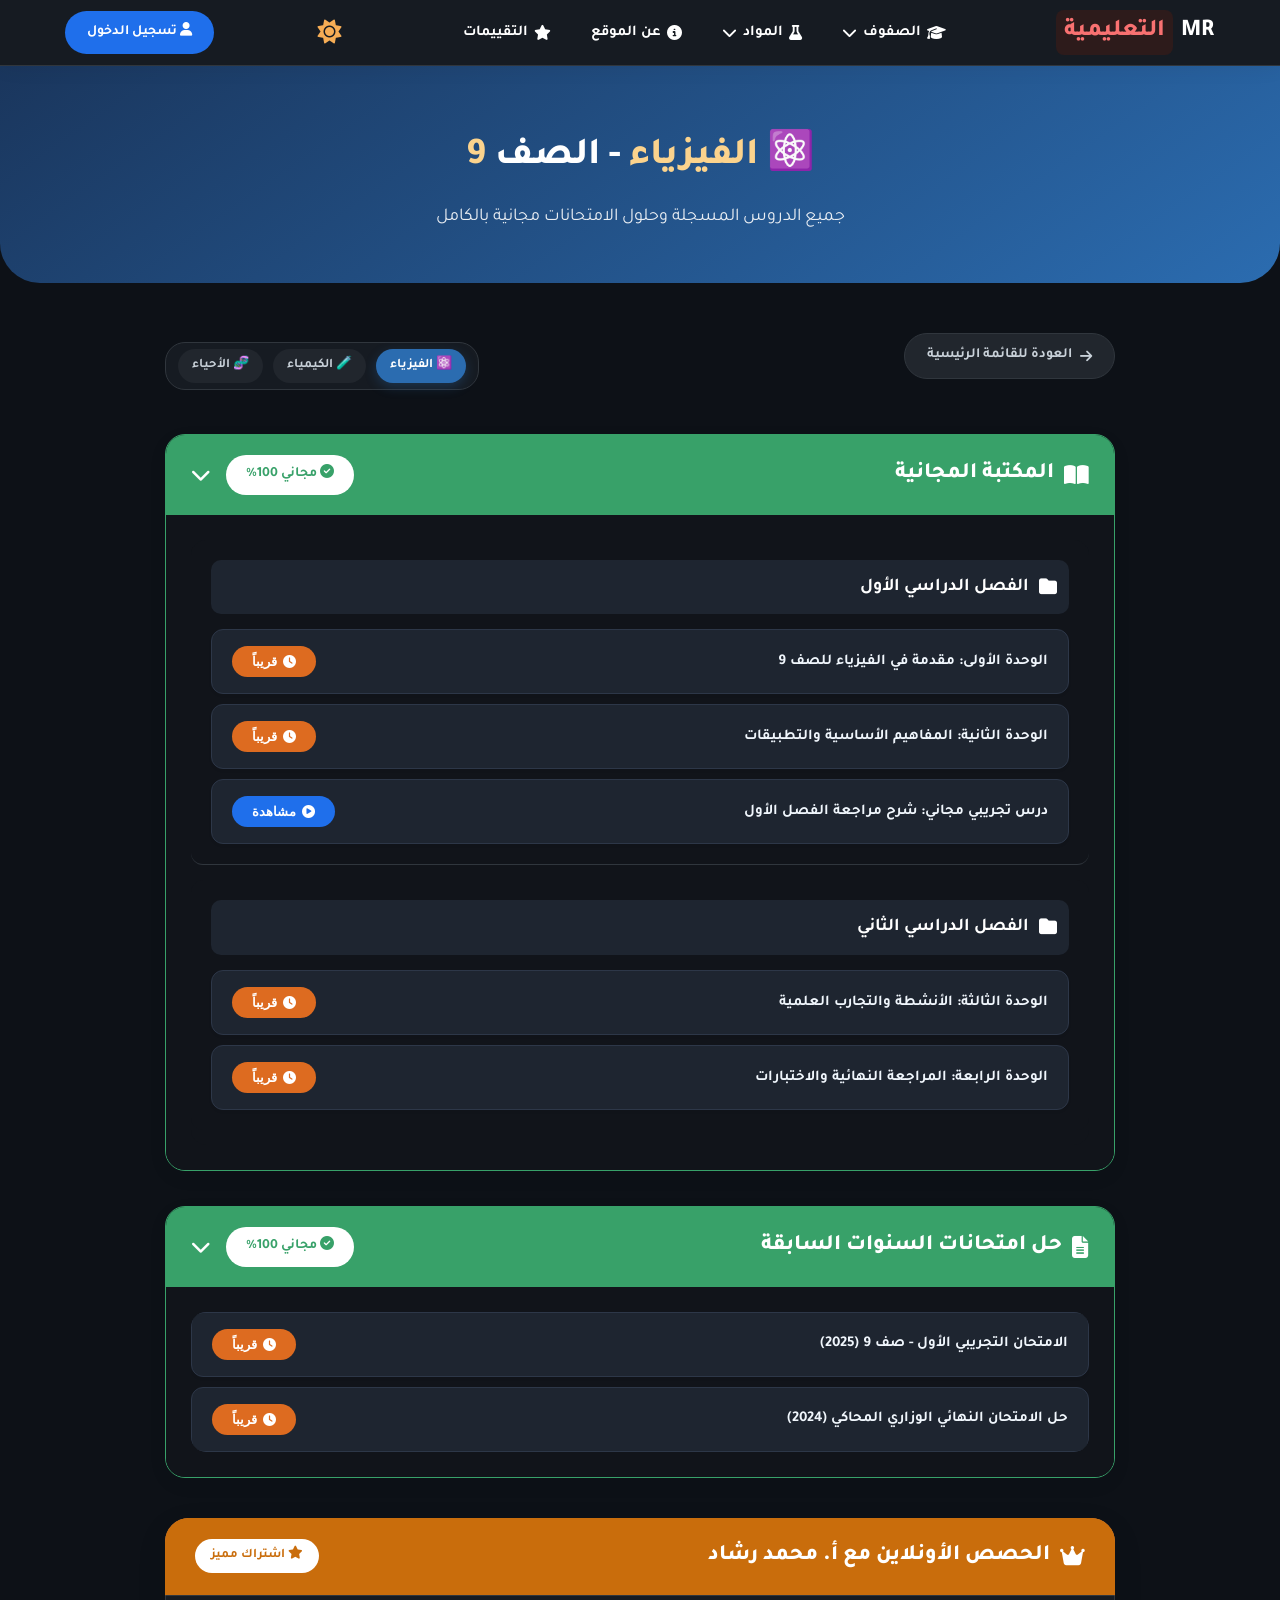
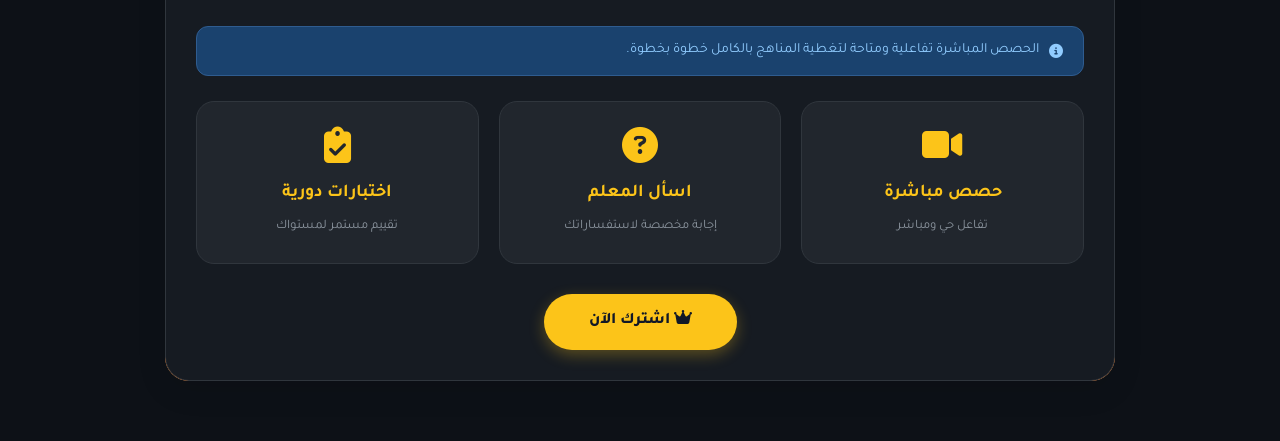
<file: subjects.html>
<!DOCTYPE html>
<html lang="ar" dir="rtl">
<head>
    <meta charset="UTF-8" />
    <meta name="viewport" content="width=device-width, initial-scale=1.0"/>
    <title>الدروس والوحدات - MR التعليمية</title>
    
    <link rel="stylesheet" href="https://cdnjs.cloudflare.com/ajax/libs/font-awesome/6.5.0/css/all.min.css"/>
    <link href="https://fonts.googleapis.com/css2?family=Tajawal:wght@400;500;700;800&display=swap" rel="stylesheet"/>
    <link rel="stylesheet" href="style.css"/>
    
    <style>
        /* دعم فتح القوائم المنسدلة (الصفوف/المواد) باللمس على الموبايل */
        .dropdown-menu {
            display: none;
        }
        .dropdown.dropdown-open > .dropdown-menu {
            display: block;
        }
        @media (hover: hover) and (pointer: fine) {
            .dropdown:hover > .dropdown-menu {
                display: block;
            }
        }

        /* التنسيقات العلوية والأساسية لصفحة المواد */
        .page-header {
            background: linear-gradient(145deg, #1a365d, #2b6cb0);
            color: white;
            padding: 60px 0 50px;
            text-align: center;
            border-radius: 0 0 40px 40px;
            margin-bottom: 50px;
        }
        .page-header h2 {
            font-size: 38px;
            font-weight: 800;
            margin-bottom: 12px;
        }
        .page-header h2 span { color: #fbd38d; }
        .page-header p { font-size: 18px; opacity: 0.9; }
        
        .content-container {
            max-width: 1000px;
            margin: 0 auto 60px;
            padding: 0 25px;
        }
        
        /* سطر التحكم الموزع (العودة يمين، بار المواد يسار) */
        .controls-row {
            display: flex;
            justify-content: space-between;
            align-items: center;
            gap: 20px;
            margin-bottom: 35px;
            flex-wrap: wrap-reverse;
        }

        /* زر العودة للقائمة الرئيسية */
        .back-btn-generic {
            display: inline-flex;
            align-items: center;
            gap: 8px;
            background: #f0f4f8;
            color: #1a365d;
            padding: 10px 22px;
            border-radius: 30px;
            font-weight: 700;
            text-decoration: none;
            border: 1px solid #cbd5e1;
            transition: all 0.3s;
        }
        .back-btn-generic:hover {
            background: #cbd5e1;
            color: #0f172a;
        }

        /* بار المواد الصغير المطور في الثيم الفاتح */
        .subjects-nav-bar {
            background: #ffffff;
            border: 1px solid #cbd5e1;
            padding: 6px 12px;
            border-radius: 20px;
        }
        .subjects-nav-links {
            display: flex;
            align-items: center;
            gap: 10px;
            list-style: none;
            padding: 0;
            margin: 0;
        }
        .subjects-nav-links a {
            display: flex;
            align-items: center;
            gap: 6px;
            padding: 6px 14px;
            background: #f1f5f9;
            color: #475569;
            border-radius: 20px;
            font-weight: 700;
            font-size: 13px;
            text-decoration: none;
            transition: all 0.2s;
        }
        .subjects-nav-links a:hover { background: #e2e8f0; }
        .subjects-nav-links a.active-nav-item {
            background: #2b6cb0;
            color: #ffffff;
            box-shadow: 0 4px 12px rgba(43, 108, 176, 0.3);
        }

        /* تصميم الكروت في الوضع الفاتح */
        .section-box {
            border-radius: 20px;
            margin-bottom: 35px;
            box-shadow: 0 6px 20px rgba(0, 0, 0, 0.05);
            overflow: hidden;
            background: #f8fafc; 
            border: 3px solid #38a169;
        }
        .section-header {
            display: flex;
            justify-content: space-between;
            align-items: center;
            padding: 20px 25px;
            background: #38a169;
            color: white;
            cursor: pointer;
            transition: all 0.3s;
        }
        .section-header h3 { font-size: 22px; font-weight: 800; margin: 0; display: flex; align-items: center; gap: 10px; }
        .section-header .toggle-icon { font-size: 20px; transition: transform 0.3s; }
        .section-header.active .toggle-icon { transform: rotate(180deg); }
        .badge { padding: 8px 20px; border-radius: 25px; font-size: 14px; font-weight: 700; background: white; color: #38a169; }
        
        .section-content { display: none; padding: 25px; background: #f8fafc; }
        .section-content.show { display: block; }
        .unit-list { background: #f8fafc; border-radius: 15px; }
        
        .unit-item { padding: 20px; margin-bottom: 15px; background: #f8fafc; border-radius: 12px; }
        .unit-title { color: #1a365d; font-size: 18px; font-weight: 700; margin-bottom: 15px; display: flex; align-items: center; gap: 10px; padding: 12px; background: #e2e8f0; border-radius: 10px; }
        .lessons-list { display: flex; flex-direction: column; gap: 10px; }
        
        /* كروت الدروس والامتحانات الداخلية للوضع الفاتح */
        .lesson-item { display: flex; justify-content: space-between; align-items: center; padding: 16px 20px; background: #ffffff; border-radius: 12px; border: 1px solid #e2e8f0; box-shadow: 0 2px 5px rgba(0,0,0,0.02); }
        .lesson-title { color: #334155; font-size: 15px; font-weight: 600; }
        
        /* أزرار المشاهدة وقريباً باللون البرتقالي */
        .btn-watch { background: #2b6cb0; color: white; padding: 8px 20px; border-radius: 20px; text-decoration: none; font-weight: 700; font-size: 13px; border: none; cursor: pointer; display: inline-flex; align-items: center; gap: 6px; transition: background 0.2s; }
        .btn-watch:hover { background: #1a365d; }
        .btn-watch.coming-soon { background: #dd6b20 !important; color: #ffffff !important; } 
        .btn-watch.coming-soon:hover { background: #c05621 !important; }

        /* صندوق الاشتراك المميز */
        .premium-section-custom {
            background: #e28743;
            border-radius: 24px;
            overflow: hidden;
            border: none;
            margin-top: 40px;
            margin-bottom: 40px;
            box-shadow: 0 10px 30px rgba(0,0,0,0.1);
        }
        .premium-header-custom {
            background: #c96d0c;
            color: white;
            padding: 20px 30px;
            display: flex;
            justify-content: space-between;
            align-items: center;
        }
        .premium-header-custom h3 { font-size: 22px; font-weight: 800; margin: 0; display: flex; align-items: center; gap: 10px; }
        .badge-premium-custom { background: white; color: #c96d0c; padding: 6px 16px; border-radius: 20px; font-weight: 700; font-size: 13px; }
        
        .premium-body-custom { padding: 30px; background: #ffffff; border: 1px solid #e2e8f0; border-radius: 0 0 24px 24px; }
        .alert-info-custom { background: #e0f2fe; color: #0369a1; padding: 12px 20px; border-radius: 12px; font-size: 14px; margin-bottom: 25px; display: flex; align-items: center; gap: 10px; border: 1px solid #bae6fd; }
        
        .premium-cards-grid { display: grid; grid-template-columns: repeat(auto-fit, minmax(220px, 1fr)); gap: 20px; margin-bottom: 30px; }
        .card-premium-item { background: #f8fafc; padding: 25px 20px; border-radius: 18px; text-align: center; border: 1px solid #e2e8f0; }
        .card-premium-item i { font-size: 36px; color: #b45309; margin-bottom: 15px; }
        .card-premium-item h4 { font-size: 18px; font-weight: 700; color: #b45309; margin: 0 0 8px 0; }
        .card-premium-item p { font-size: 13px; color: #64748b; margin: 0; }
        
        .btn-subscribe-custom { display: inline-block; background: #d97706; color: #ffffff; padding: 14px 45px; border-radius: 30px; font-weight: 800; font-size: 16px; text-decoration: none; box-shadow: 0 5px 15px rgba(217, 119, 6, 0.3); }

        /* تنسيقات الملف الشخصي وزر تسجيل الخروج الدائري للفاتح */
        .user-profile { display: flex; align-items: center; gap: 12px; }
        .user-name-style { font-weight: 700; color: #1a365d; font-size: 14px; }
        .logout-btn-round {
            width: 40px;
            height: 40px;
            border-radius: 50%;
            background: #f1f5f9;
            border: 1px solid #cbd5e1;
            color: #dc2626;
            display: flex;
            align-items: center;
            justify-content: center;
            cursor: pointer;
            text-decoration: none;
            transition: all 0.3s;
        }
        .logout-btn-round:hover { background: #dc2626; color: white; }

        /* ========================================================
           تنسيقات الوضع الداكن (Dark Mode)
           ======================================================== */
        body.dark-mode {
            background-color: #0d1117 !important;
            color: #c9d1d9 !important;
        }
        body.dark-mode header {
            background-color: #161b22 !important;
            border-bottom: 1px solid #30363d !important;
        }
        body.dark-mode header h1, body.dark-mode header a {
            color: #ffffff !important;
        }
        body.dark-mode .back-btn-generic {
            background: #21262d;
            color: #c9d1d9;
            border-color: #30363d;
        }
        body.dark-mode .back-btn-generic:hover { background: #30363d; color: #ffffff; }
        
        body.dark-mode .subjects-nav-bar { background: #161b22; border-color: #30363d; }
        body.dark-mode .subjects-nav-links a { background: #21262d; color: #c9d1d9; }
        body.dark-mode .subjects-nav-links a:hover { background: #30363d; }
        body.dark-mode .subjects-nav-links a.active-nav-item { background: #2b6cb0; color: #ffffff; }

        body.dark-mode .section-box { background: #11141a; }
        body.dark-mode .section-content { background: #11141a; }
        body.dark-mode .unit-list { background: #11141a; }
        body.dark-mode .unit-item { background: #11141a; }
        body.dark-mode .unit-title { color: #ffffff; background: #1e2530; }
        body.dark-mode .lesson-item { background: #1e2530; border-color: #2d3748; }
        body.dark-mode .lesson-title { color: #f0f6fc; }
        
        body.dark-mode .btn-watch.coming-soon { background: #dd6b20 !important; color: #ffffff !important; }

        body.dark-mode .premium-body-custom { background: #161b22; border-color: #30363d; }
        body.dark-mode .alert-info-custom { background: #1a426e; color: #91ccff; border-color: #2f5c8f; }
        body.dark-mode .card-premium-item { background: #21262d; border-color: #30363d; }
        body.dark-mode .card-premium-item h4 { color: #fcc419; }
        body.dark-mode .card-premium-item i { color: #fcc419; }
        body.dark-mode .card-premium-item p { color: #8b949e; }
        body.dark-mode .btn-subscribe-custom { background: #fcc419; color: #111827; box-shadow: 0 5px 15px rgba(252, 196, 25, 0.3); }
        
        body.dark-mode .user-name-style { color: #ffffff; }
        body.dark-mode .logout-btn-round { background: #21262d; border-color: #30363d; color: #ff7b72; }
        body.dark-mode .logout-btn-round:hover { background: #ff7b72; color: white; }

        /* لون كلمة "اشتراك مميز" في الهيدر: أسود في الفاتح، أبيض في الداكن */
        .auth-section .premium-badge {
            color: #ffffff !important;
        }
        body.dark-mode .auth-section .premium-badge {
            color: #000000 !important;
        }
    </style>
</head>
<body>

<header>
    <div class="container header-container">
        <div class="logo">
            <a href="index.html" style="text-decoration:none;"><h1>MR <span>التعليمية</span></h1></a>
        </div>

        <button class="menu-toggle" onclick="toggleMenu()">
            <i class="fas fa-bars"></i>
        </button>

        <nav>
            <ul class="nav-menu" id="navMenu">
                <li class="dropdown">
                    <a href="#"><i class="fas fa-graduation-cap"></i> الصفوف <i class="fas fa-chevron-down"></i></a>
                    <ul class="dropdown-menu">
                        <li><a href="classes.html?grade=5">الصف الخامس</a></li>
                        <li><a href="classes.html?grade=6">الصف السادس</a></li>
                        <li><a href="classes.html?grade=7">الصف السابع</a></li>
                        <li><a href="classes.html?grade=8">الصف الثامن</a></li>
                        <li><a href="classes.html?grade=9">الصف التاسع</a></li>
                        <li><a href="classes.html?grade=10">الصف العاشر</a></li>
                        <li><a href="classes.html?grade=11">الصف الحادي عشر</a></li>
                        <li><a href="classes.html?grade=12">الصف الثاني عشر</a></li>
                    </ul>
                </li>
                <li class="dropdown">
                    <a href="#"><i class="fas fa-flask"></i> المواد <i class="fas fa-chevron-down"></i></a>
                    <ul class="dropdown-menu">
                        <li><a href="#" onclick="navigateToSubject('physics'); return false;">الفيزياء</a></li>
                        <li><a href="#" onclick="navigateToSubject('chemistry'); return false;">الكيمياء</a></li>
                        <li><a href="#" onclick="navigateToSubject('biology'); return false;">الأحياء</a></li>
                        <li><a href="#" onclick="navigateToSubject('science'); return false;">العلوم</a></li>
                        <li><a href="#" onclick="navigateToSubject('environmental'); return false;">العلوم البيئية</a></li>
                    </ul>
                </li>
                <li><a href="index.html#about"><i class="fas fa-info-circle"></i> عن الموقع</a></li>
                <li><a href="index.html#reviews"><i class="fas fa-star"></i> التقييمات</a></li>
            </ul>
        </nav>

      <button id="theme-toggle" class="theme-btn">
    <i class="fas fa-moon"></i>
</button>
        <div class="auth-section">
            <a href="login.html" class="login-btn" id="login-btn">
                <i class="fas fa-user"></i> تسجيل الدخول
            </a>
            <div class="user-profile" id="user-profile" style="display:none;">
                <span class="user-name-style" id="user-name">الطالب</span>
                <a href="subscription.html" class="premium-badge">
                    <i class="fas fa-crown"></i> اشتراك مميز
                </a>
                <button onclick="handleLogout(event)" class="logout-btn-round" title="تسجيل الخروج">
                    <i class="fas fa-sign-out-alt"></i>
                </button>
            </div>
        </div>
</header>

<main>
    <div class="page-header">
        <div class="container">
            <h2 id="subjectTitle">📚 <span id="subjectNameSpan">المادة</span> - الصف <span id="gradeTitle">--</span></h2>
            <p>جميع الدروس المسجلة وحلول الامتحانات مجانية بالكامل</p>
        </div>
    </div>

    <div class="content-container">
        
        <div class="controls-row">
            <a href="index.html" class="back-btn-generic">
                <i class="fas fa-arrow-right"></i> العودة للقائمة الرئيسية
            </a>
            <div class="subjects-nav-bar">
                <ul class="subjects-nav-links" id="subjectsNavBarLinks"></ul>
            </div>
        </div>
        
        <div class="section-box free-section">
            <div class="section-header" onclick="toggleSection('libraryContent')">
                <h3><i class="fas fa-book-open"></i> المكتبة المجانية</h3>
                <div style="display: flex; align-items: center; gap: 15px;">
                    <span class="badge"><i class="fas fa-check-circle"></i> مجاني 100%</span>
                    <i class="fas fa-chevron-down toggle-icon"></i>
                </div>
            </div>
            <div class="section-content show" id="libraryContent">
                <div class="unit-list" id="unitsContainer"></div>
            </div>
        </div>

        <div class="section-box free-section">
            <div class="section-header" onclick="toggleSection('examsContent')">
                <h3><i class="fas fa-file-alt"></i> حل امتحانات السنوات السابقة</h3>
                <div style="display: flex; align-items: center; gap: 15px;">
                    <span class="badge"><i class="fas fa-check-circle"></i> مجاني 100%</span>
                    <i class="fas fa-chevron-down toggle-icon"></i>
                </div>
            </div>
            <div class="section-content show" id="examsContent">
                <div class="unit-list" id="examsContainer"></div>
            </div>
        </div>

        <div class="premium-section-custom">
            <div class="premium-header-custom">
                <h3><i class="fas fa-crown"></i> الحصص الأونلاين مع أ. محمد رشاد</h3>
                <span class="badge-premium-custom"><i class="fas fa-star"></i> اشتراك مميز</span>
            </div>
            <div class="premium-body-custom">
                <div class="alert-info-custom">
                    <i class="fas fa-info-circle"></i> الحصص المباشرة تفاعلية ومتاحة لتغطية المناهج بالكامل خطوة بخطوة.
                </div>
                <div class="premium-cards-grid">
                    <div class="card-premium-item">
                        <i class="fas fa-video"></i>
                        <h4>حصص مباشرة</h4>
                        <p>تفاعل حي ومباشر</p>
                    </div>
                    <div class="card-premium-item">
                        <i class="fas fa-question-circle"></i>
                        <h4>اسأل المعلم</h4>
                        <p>إجابة مخصصة لاستفساراتك</p>
                    </div>
                    <div class="card-premium-item">
                        <i class="fas fa-clipboard-check"></i>
                        <h4>اختبارات دورية</h4>
                        <p>تقييم مستمر لمستواك</p>
                    </div>
                </div>
                <div style="text-align: center;">
                    <a href="subscription.html" class="btn-subscribe-custom"><i class="fas fa-crown"></i> اشترك الآن</a>
                </div>
            </div>
        </div>

    </div>
</main>

<script>
const contentData = {
    physics: { name: 'الفيزياء', icon: '⚛️' },
    chemistry: { name: 'الكيمياء', icon: '🧪' },
    biology: { name: 'الأحياء', icon: '🧬' },
    science: { name: 'العلوم', icon: '🔬' },
    environmental: { name: 'العلوم البيئية', icon: '🌏' }
};

const subjectsByGradeMap = {
    5: ['science'], 6: ['science'], 7: ['science'], 8: ['science'],
    9: ['physics', 'chemistry', 'biology'], 10: ['physics', 'chemistry', 'biology'],
    11: ['physics', 'chemistry', 'biology', 'environmental'], 
    12: ['physics', 'chemistry', 'biology', 'environmental']
};

let globalGrade = 9;

// =========================================
// ✅ الدالة المعدلة: الانتقال للمادة مع الحفاظ على الصف الحالي
// =========================================
function navigateToSubject(subjectKey) {
    window.location.href = `choose-grade.html?subject=${subjectKey}`;
}
function toggleMenu() {
    const navMenu = document.getElementById('navMenu');
    if (navMenu) navMenu.classList.toggle('active');
}

// ✅ دعم فتح القوائم المنسدلة (الصفوف/المواد) بالضغط على الموبايل
function setupDropdownTouchSupport() {
    document.querySelectorAll('.dropdown > a').forEach(function (link) {
        link.addEventListener('click', function (e) {
            const parentDropdown = this.parentElement;
            const isOpen = parentDropdown.classList.contains('dropdown-open');

            document.querySelectorAll('.dropdown.dropdown-open').forEach(function (d) {
                if (d !== parentDropdown) d.classList.remove('dropdown-open');
            });

            if (!isOpen) {
                e.preventDefault();
                parentDropdown.classList.add('dropdown-open');
            } else {
                e.preventDefault();
                parentDropdown.classList.remove('dropdown-open');
            }
        });
    });

    document.addEventListener('click', function (e) {
        if (!e.target.closest('.dropdown')) {
            document.querySelectorAll('.dropdown.dropdown-open').forEach(function (d) {
                d.classList.remove('dropdown-open');
            });
        }
    });
}

function applySavedTheme() {
    const body = document.body;
    const themeBtnIcon = document.querySelector('#theme-toggle i');
    const savedTheme = localStorage.getItem('userTheme');
    
    if (savedTheme === 'light') {
        body.classList.remove('dark-mode');
        if(themeBtnIcon) themeBtnIcon.className = 'fas fa-moon';
    } else {
        body.classList.add('dark-mode');
        if(themeBtnIcon) themeBtnIcon.className = 'fas fa-sun';
    }
}

function handleThemeToggle() {
    const body = document.body;
    const themeBtnIcon = document.querySelector('#theme-toggle i');
    
    if (body.classList.contains('dark-mode')) {
        body.classList.remove('dark-mode');
        themeBtnIcon.className = 'fas fa-moon';
        localStorage.setItem('userTheme', 'light');
    } else {
        body.classList.add('dark-mode');
        themeBtnIcon.className = 'fas fa-sun';
        localStorage.setItem('userTheme', 'dark');
    }
}

function checkUserLoginStatus() {
    const loginBtn = document.getElementById('login-btn');
    const userProfile = document.getElementById('user-profile');
    const userName = document.getElementById('user-name');
    const loggedUser = localStorage.getItem('loggedUser');

    if (loggedUser) {
        if(loginBtn) loginBtn.style.display = 'none';
        if(userProfile) userProfile.style.display = 'flex';
        if(userName) userName.textContent = loggedUser;
    } else {
        if(loginBtn) loginBtn.style.display = 'inline-block';
        if(userProfile) userProfile.style.display = 'none';
    }
}

function handleLogout(e) {
    e.preventDefault();
    localStorage.removeItem('loggedUser');
    localStorage.removeItem('loggedEmail');
    localStorage.removeItem('isPremium');
    location.reload();
}

function getLessonsForGrade(subjectName, grade, type) {
    if (type === 'units') {
        return [
            {
                title: 'الفصل الدراسي الأول',
                lessons: [
                    { title: `الوحدة الأولى: مقدمة في ${subjectName} للصف ${grade}`, videoId: '', available: false },
                    { title: `الوحدة الثانية: المفاهيم الأساسية والتطبيقات`, videoId: '', available: false },
                    { title: `درس تجريبي مجاني: شرح مراجعة الفصل الأول`, videoId: '4DIMOnHo-WA', available: true }
                ]
            },
            {
                title: 'الفصل الدراسي الثاني',
                lessons: [
                    { title: `الوحدة الثالثة: الأنشطة والتجارب العلمية`, videoId: '', available: false },
                    { title: `الوحدة الرابعة: المراجعة النهائية والاختبارات`, videoId: '', available: false }
                ]
            }
        ];
    } else {
        return [
            { title: `الامتحان التجريبي الأول - صف ${grade}`, year: '2025', videoId: '', available: false },
            { title: `حل الامتحان النهائي الوزاري المحاكي`, year: '2024', videoId: '', available: false }
        ];
    }
}

function toggleSection(sectionId) {
    const section = document.getElementById(sectionId);
    section.classList.toggle('show');
}

document.addEventListener('DOMContentLoaded', function() {
    applySavedTheme();
    checkUserLoginStatus();
    setupDropdownTouchSupport();

    const params = new URLSearchParams(window.location.search);
    let subject = params.get('subject') || 'physics';
    globalGrade = parseInt(params.get('grade')) || 9;
    
    buildSubjectsNavBar(globalGrade, subject);

    if (contentData[subject]) {
        const sInfo = contentData[subject];
        document.getElementById('subjectTitle').innerHTML = `${sInfo.icon} <span>${sInfo.name}</span> - الصف <span>${globalGrade}</span>`;
        
        displayUnits(getLessonsForGrade(sInfo.name, globalGrade, 'units'), subject, globalGrade);
        displayExams(getLessonsForGrade(sInfo.name, globalGrade, 'exams'), subject, globalGrade);
    }
});

function buildSubjectsNavBar(currentGrade, currentSubject) {
    const navBarContainer = document.getElementById('subjectsNavBarLinks');
    navBarContainer.innerHTML = '';
    const availableSubjects = subjectsByGradeMap[currentGrade] || ['science'];
    
    availableSubjects.forEach(subKey => {
        const subInfo = contentData[subKey];
        if (subInfo) {
            const li = document.createElement('li');
            const a = document.createElement('a');
            a.href = `subjects.html?subject=${subKey}&grade=${currentGrade}`;
            a.innerHTML = `${subInfo.icon} ${subInfo.name}`;
            if (subKey === currentSubject) a.className = 'active-nav-item';
            li.appendChild(a);
            navBarContainer.appendChild(li);
        }
    });
}

function displayUnits(units, subject, grade) {
    const container = document.getElementById('unitsContainer');
    container.innerHTML = '';
    units.forEach(unit => {
        const unitDiv = document.createElement('div');
        unitDiv.className = 'unit-item';
        unitDiv.innerHTML = `<div class="unit-title"><i class="fas fa-folder"></i> ${unit.title}</div>`;
        const list = document.createElement('div');
        list.className = 'lessons-list';
        unit.lessons.forEach(lesson => {
            const item = document.createElement('div');
            item.className = 'lesson-item';
            item.innerHTML = `<span class="lesson-title">${lesson.title}</span>`;
            const btn = document.createElement('button');
            if (lesson.available && lesson.videoId) {
                btn.className = 'btn-watch';
                btn.innerHTML = '<i class="fas fa-play-circle"></i> مشاهدة';
                btn.onclick = () => window.open(`https://www.youtube.com/watch?v=${lesson.videoId}`, '_blank');
            } else {
                btn.className = 'btn-watch coming-soon';
                btn.innerHTML = '<i class="fas fa-clock"></i> قريباً';
                btn.onclick = () => window.location.href = `video-unavailable.html?subject=${subject}&grade=${grade}&type=video`;
            }
            item.appendChild(btn);
            list.appendChild(item);
        });
        unitDiv.appendChild(list);
        container.appendChild(unitDiv);
    });
}

function displayExams(exams, subject, grade) {
    const container = document.getElementById('examsContainer');
    container.innerHTML = '';
    const list = document.createElement('div');
    list.className = 'lessons-list';
    exams.forEach(exam => {
        const item = document.createElement('div');
        item.className = 'lesson-item';
        item.innerHTML = `<span class="lesson-title">${exam.title} (${exam.year})</span>`;
        const btn = document.createElement('button');
        btn.className = 'btn-watch coming-soon';
        btn.innerHTML = '<i class="fas fa-clock"></i> قريباً';
        btn.onclick = () => window.location.href = `video-unavailable.html?subject=${subject}&grade=${grade}&type=exam`;
        item.appendChild(btn);
        list.appendChild(item);
    });
    container.appendChild(list);
}
</script>
<script src="script.js"></script>
</body>
</html>
</file>
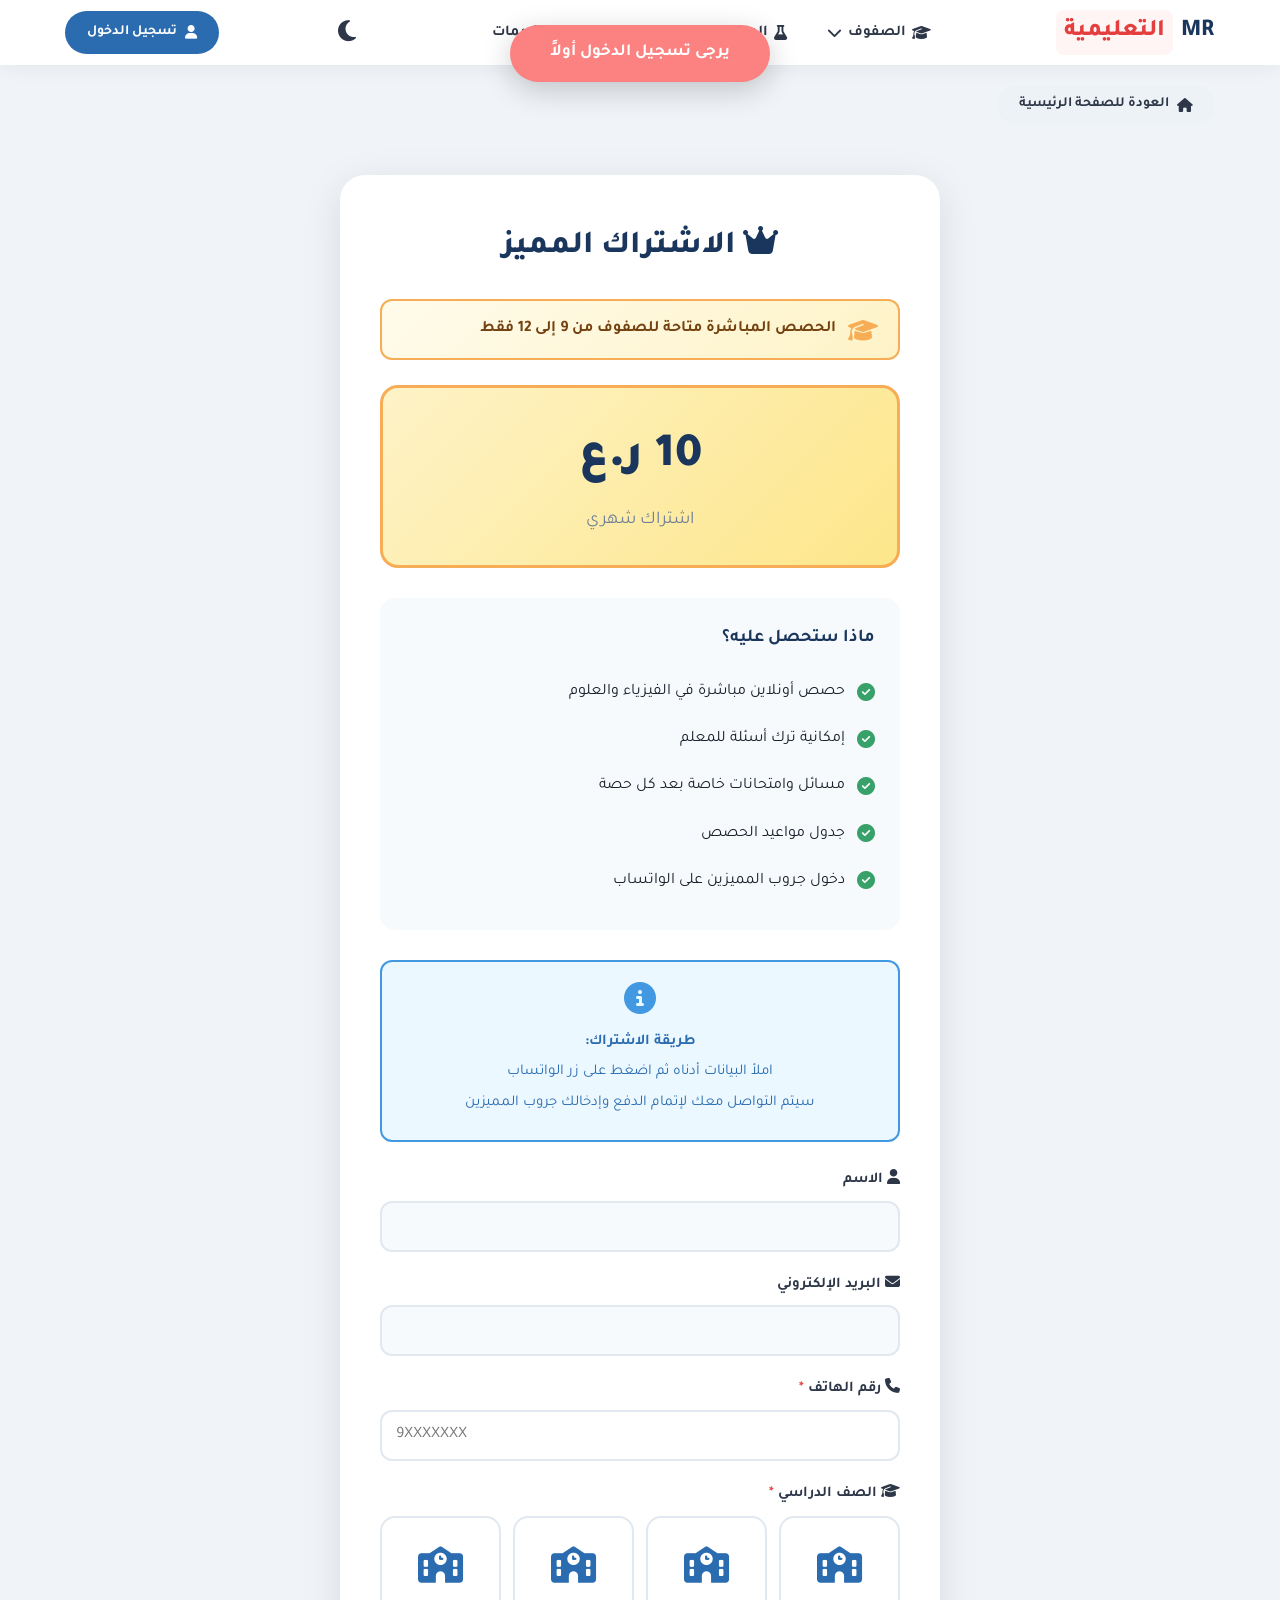
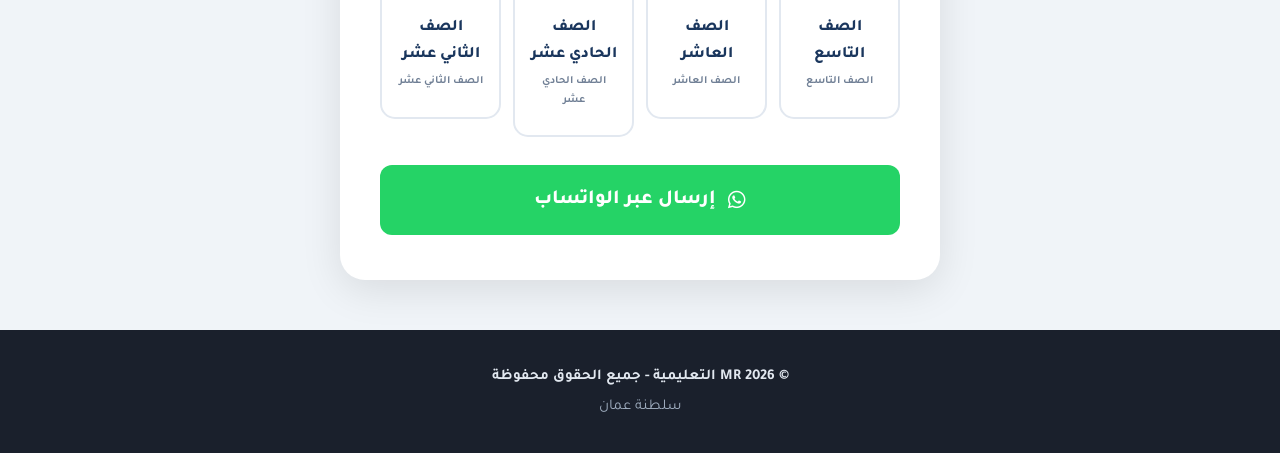
<file: subscription.html>
<!DOCTYPE html>
<html lang="ar" dir="rtl">
<head>
    <meta charset="UTF-8" />
    <meta name="viewport" content="width=device-width, initial-scale=1.0"/>
    <title>الاشتراك المميز - MR التعليمية</title>
    
    <link rel="stylesheet" href="https://cdnjs.cloudflare.com/ajax/libs/font-awesome/6.5.0/css/all.min.css"/>
    <link href="https://fonts.googleapis.com/css2?family=Tajawal:wght@400;500;700;800&display=swap" rel="stylesheet"/>
    <link rel="stylesheet" href="style.css"/>
    
    <style>
        .subscription-container {
            max-width: 650px;
            margin: 30px auto 50px;
            padding: 0 25px;
        }
        .subscription-box {
            background: white;
            padding: 45px 40px;
            border-radius: 25px;
            box-shadow: 0 10px 40px rgba(0, 0, 0, 0.1);
        }
        .subscription-box h2 {
            text-align: center;
            color: #1a365d;
            font-size: 32px;
            font-weight: 800;
            margin-bottom: 25px;
        }
        .price-box {
            text-align: center;
            background: linear-gradient(135deg, #fef3c7, #fde68a);
            padding: 30px;
            border-radius: 18px;
            margin-bottom: 30px;
            border: 3px solid #f6ad55;
        }
        .price-box .amount {
            font-size: 48px;
            font-weight: 900;
            color: #1a365d;
        }
        .price-box .period {
            color: #718096;
            font-size: 18px;
            margin-top: 5px;
        }
        .features-list {
            background: #f7fafc;
            padding: 25px;
            border-radius: 15px;
            margin-bottom: 30px;
        }
        .features-list strong {
            display: block;
            color: #1a365d;
            font-size: 18px;
            margin-bottom: 15px;
        }
        .features-list ul {
            list-style: none;
            padding: 0;
        }
        .features-list li {
            padding: 10px 0;
            font-size: 16px;
            display: flex;
            align-items: center;
            gap: 12px;
        }
        .features-list li i {
            color: #38a169;
            font-size: 18px;
        }
        .form-group {
            margin-bottom: 20px;
        }
        .form-group label {
            display: block;
            margin-bottom: 8px;
            font-weight: 700;
            color: #2d3748;
        }
        .form-group input,
        .form-group select {
            width: 100%;
            padding: 14px;
            border: 2px solid #e2e8f0;
            border-radius: 12px;
            font-size: 16px;
            transition: all 0.3s;
            font-family: 'Tajawal', sans-serif;
        }
        .form-group input:focus,
        .form-group select:focus {
            outline: none;
            border-color: #f6ad55;
            box-shadow: 0 0 0 3px rgba(246, 173, 85, 0.1);
        }
        .form-group input[readonly] {
            background: #f7fafc;
            cursor: not-allowed;
        }
        .form-group select {
            background: white;
            cursor: pointer;
            appearance: none;
            background-image: url("data:image/svg+xml,%3Csvg xmlns='http://www.w3.org/2000/svg' width='12' height='12' viewBox='0 0 12 12'%3E%3Cpath fill='%232d3748' d='M6 9L1 4h10z'/%3E%3C/svg%3E");
            background-repeat: no-repeat;
            background-position: left 15px center;
            padding-left: 40px;
        }
        .grade-selector {
            display: grid;
            grid-template-columns: repeat(4, 1fr);
            gap: 12px;
            margin-top: 10px;
        }
        .grade-option {
            position: relative;
        }
        .grade-option input[type="radio"] {
            position: absolute;
            opacity: 0;
            width: 0;
            height: 0;
        }
        .grade-option label {
            display: flex;
            flex-direction: column;
            align-items: center;
            justify-content: center;
            padding: 25px 15px;
            border: 2px solid #e2e8f0;
            border-radius: 15px;
            cursor: pointer;
            transition: all 0.3s;
            text-align: center;
            background: white;
            min-height: 100px;
        }
        .grade-option label:hover {
            border-color: #f6ad55;
            transform: translateY(-3px);
            box-shadow: 0 5px 15px rgba(0, 0, 0, 0.08);
        }
        .grade-option input[type="radio"]:checked + label {
            border-color: #f6ad55;
            background: linear-gradient(135deg, #fffbeb, #fef3c7);
            box-shadow: 0 5px 20px rgba(246, 173, 85, 0.2);
            transform: scale(1.05);
        }
        .grade-icon {
            font-size: 36px;
            margin-bottom: 10px;
            color: #2b6cb0;
        }
        .grade-name {
            font-weight: 800;
            color: #1a365d;
            font-size: 16px;
            margin-bottom: 4px;
        }
        .grade-desc {
            font-size: 11px;
            color: #718096;
        }
        .whatsapp-btn {
            width: 100%;
            padding: 18px;
            background: #25D366;
            color: white;
            border: none;
            border-radius: 12px;
            font-size: 20px;
            font-weight: 800;
            cursor: pointer;
            transition: all 0.3s;
            margin-top: 10px;
            display: flex;
            align-items: center;
            justify-content: center;
            gap: 12px;
            text-decoration: none;
        }
        .whatsapp-btn:hover {
            background: #128C7E;
            transform: translateY(-2px);
            box-shadow: 0 8px 25px rgba(37, 211, 102, 0.4);
        }
        .info-box {
            background: #ebf8ff;
            border: 2px solid #4299e1;
            border-radius: 12px;
            padding: 20px;
            margin-bottom: 25px;
            text-align: center;
        }
        .info-box i {
            font-size: 32px;
            color: #4299e1;
            margin-bottom: 10px;
        }
        .info-box p {
            color: #2b6cb0;
            font-size: 15px;
            margin: 5px 0;
        }
        .grades-notice {
            background: linear-gradient(135deg, #fffbeb, #fef3c7);
            border: 2px solid #f6ad55;
            border-radius: 12px;
            padding: 15px 20px;
            margin-bottom: 25px;
            display: flex;
            align-items: center;
            gap: 12px;
            color: #744210;
            font-weight: 600;
        }
        .grades-notice i {
            font-size: 24px;
            color: #f6ad55;
        }
        body.dark-mode .subscription-box {
            background: #161b22;
        }
        body.dark-mode .subscription-box h2 {
            color: #f0f6fc;
        }
        body.dark-mode .features-list {
            background: #0d1117;
        }
        body.dark-mode .features-list strong {
            color: #f0f6fc;
        }
        body.dark-mode .form-group label {
            color: #c9d1d9;
        }
        body.dark-mode .form-group input,
        body.dark-mode .form-group select {
            background: #0d1117;
            border-color: #30363d;
            color: #e6edf3;
        }
        body.dark-mode .form-group input[readonly] {
            background: #1a202c;
        }
        body.dark-mode .form-group select {
            background-image: url("data:image/svg+xml,%3Csvg xmlns='http://www.w3.org/2000/svg' width='12' height='12' viewBox='0 0 12 12'%3E%3Cpath fill='%23e6edf3' d='M6 9L1 4h10z'/%3E%3C/svg%3E");
        }
        body.dark-mode .grade-option label {
            background: #0d1117;
            border-color: #30363d;
        }
        body.dark-mode .grade-option label:hover {
            border-color: #f6ad55;
        }
        body.dark-mode .grade-option input[type="radio"]:checked + label {
            background: linear-gradient(135deg, #2d2006, #3d2b0a);
            border-color: #f6ad55;
        }
        body.dark-mode .grade-name {
            color: #f0f6fc;
        }
        body.dark-mode .grade-icon {
            color: #58a6ff;
        }
        body.dark-mode .info-box {
            background: #1a365d;
            border-color: #4299e1;
        }
        body.dark-mode .info-box p {
            color: #90cdf4;
        }
        body.dark-mode .grades-notice {
            background: linear-gradient(135deg, #2d2006, #3d2b0a);
            border-color: #f6ad55;
            color: #fbd38d;
        }
        @media (max-width: 600px) {
            .subscription-box { padding: 30px 20px; }
            .price-box .amount { font-size: 36px; }
            .grade-selector { grid-template-columns: repeat(2, 1fr); }
        }
    </style>
</head>
<body>

<header>
    <div class="container header-container">

        <div class="logo">
            <a href="index.html" style="text-decoration:none;">
                <h1>MR<span>التعليمية</span></h1>
            </a>
        </div>

        <button class="menu-toggle" onclick="toggleMenu()">
            <i class="fas fa-bars"></i>
        </button>

        <nav>
            <ul class="nav-menu" id="navMenu">
                <li class="dropdown">
                    <a href="#"><i class="fas fa-graduation-cap"></i> الصفوف <i class="fas fa-chevron-down"></i></a>
                    <ul class="dropdown-menu">
                        <li><a href="classes.html?grade=5">الصف الخامس</a></li>
                        <li><a href="classes.html?grade=6">الصف السادس</a></li>
                        <li><a href="classes.html?grade=7">الصف السابع</a></li>
                        <li><a href="classes.html?grade=8">الصف الثامن</a></li>
                        <li><a href="classes.html?grade=9">الصف التاسع</a></li>
                        <li><a href="classes.html?grade=10">الصف العاشر</a></li>
                        <li><a href="classes.html?grade=11">الصف الحادي عشر</a></li>
                        <li><a href="classes.html?grade=12">الصف الثاني عشر</a></li>
                    </ul>
                </li>

                <li class="dropdown">
                    <a href="#"><i class="fas fa-flask"></i> المواد <i class="fas fa-chevron-down"></i></a>
                    <ul class="dropdown-menu">
                        <li><a href="choose-grade.html?subject=physics">الفيزياء</a></li>
                        <li><a href="choose-grade.html?subject=chemistry">الكيمياء</a></li>
                        <li><a href="choose-grade.html?subject=biology">الأحياء</a></li>
                        <li><a href="choose-grade.html?subject=science">العلوم</a></li>
                        <li><a href="choose-grade.html?subject=environmental">العلوم البيئية</a></li>
                    </ul>
                </li>

                <li><a href="index.html#about">عن الموقع</a></li>
                <li><a href="index.html#reviews">التقييمات</a></li>
            </ul>
        </nav>

        <button id="theme-toggle" class="theme-btn">
            <i class="fas fa-moon"></i>
        </button>

        <div class="auth-section">
            <a href="login.html" class="login-btn" id="login-btn">
                <i class="fas fa-user"></i> تسجيل الدخول
            </a>
            <div class="user-profile" id="user-profile" style="display:none;">
                <span id="user-name">أحمد</span>
                <a href="subscription.html" class="premium-badge">
                    <i class="fas fa-crown"></i> اشتراك مميز
                </a>
                <button onclick="logout()" class="logout-btn" title="تسجيل الخروج">
    <i class="fas fa-sign-out-alt"></i>
</button>
            </div>
        </div>

    </div>
</header>

<div class="page-back-wrapper">
    <a href="index.html" class="back-btn-generic">
        <i class="fas fa-home"></i> العودة للصفحة الرئيسية
    </a>
</div>

<div class="subscription-container">
    <div class="subscription-box">
        <h2><i class="fas fa-crown"></i> الاشتراك المميز</h2>
        
        <div class="grades-notice">
            <i class="fas fa-graduation-cap"></i>
            <span>الحصص المباشرة متاحة للصفوف من <strong>9 إلى 12</strong> فقط</span>
        </div>
        
        <div class="price-box">
            <div class="amount">10 ر.ع</div>
            <div class="period">اشتراك شهري</div>
        </div>
        
        <div class="features-list">
            <strong>ماذا ستحصل عليه؟</strong>
            <ul>
                <li><i class="fas fa-check-circle"></i> حصص أونلاين مباشرة في الفيزياء والعلوم</li>
                <li><i class="fas fa-check-circle"></i> إمكانية ترك أسئلة للمعلم</li>
                <li><i class="fas fa-check-circle"></i> مسائل وامتحانات خاصة بعد كل حصة</li>
                <li><i class="fas fa-check-circle"></i> جدول مواعيد الحصص</li>
                <li><i class="fas fa-check-circle"></i> دخول جروب المميزين على الواتساب</li>
            </ul>
        </div>
        
        <div class="info-box">
            <i class="fas fa-info-circle"></i>
            <p><strong>طريقة الاشتراك:</strong></p>
            <p>املأ البيانات أدناه ثم اضغط على زر الواتساب</p>
            <p>سيتم التواصل معك لإتمام الدفع وإدخالك جروب المميزين</p>
        </div>
        
        <form id="subscriptionForm">
            <div class="form-group">
                <label><i class="fas fa-user"></i> الاسم</label>
                <input type="text" id="subName" readonly>
            </div>
            <div class="form-group">
                <label><i class="fas fa-envelope"></i> البريد الإلكتروني</label>
                <input type="email" id="subEmail" readonly>
            </div>
            <div class="form-group">
                <label><i class="fas fa-phone"></i> رقم الهاتف <span style="color: #e53e3e;">*</span></label>
                <input type="tel" id="subPhone" placeholder="9XXXXXXX" required>
            </div>
            <div class="form-group">
                <label><i class="fas fa-graduation-cap"></i> الصف الدراسي <span style="color: #e53e3e;">*</span></label>
                <div class="grade-selector">
                    <div class="grade-option">
                        <input type="radio" id="grade9" name="grade" value="التاسع" required>
                        <label for="grade9">
                            <span class="grade-icon"><i class="fas fa-school"></i></span>
                            <span class="grade-name">الصف التاسع</span>
                            <span class="grade-desc">الصف التاسع</span>
                        </label>
                    </div>
                    <div class="grade-option">
                        <input type="radio" id="grade10" name="grade" value="العاشر">
                        <label for="grade10">
                            <span class="grade-icon"><i class="fas fa-school"></i></span>
                            <span class="grade-name">الصف العاشر</span>
                            <span class="grade-desc">الصف العاشر</span>
                        </label>
                    </div>
                    <div class="grade-option">
                        <input type="radio" id="grade11" name="grade" value="الحادي عشر">
                        <label for="grade11">
                            <span class="grade-icon"><i class="fas fa-school"></i></span>
                            <span class="grade-name">الصف الحادي عشر</span>
                            <span class="grade-desc">الصف الحادي عشر</span>
                        </label>
                    </div>
                    <div class="grade-option">
                        <input type="radio" id="grade12" name="grade" value="الثاني عشر">
                        <label for="grade12">
                            <span class="grade-icon"><i class="fas fa-school"></i></span>
                            <span class="grade-name">الصف الثاني عشر</span>
                            <span class="grade-desc">الصف الثاني عشر</span>
                        </label>
                    </div>
                </div>
            </div>
            <a href="#" class="whatsapp-btn" onclick="sendToWhatsApp()">
                <i class="fab fa-whatsapp"></i>
                إرسال عبر الواتساب
            </a>
        </form>
    </div>
</div>

<footer>
    <div class="container">
        <p>© 2026 MR التعليمية - جميع الحقوق محفوظة</p>
        <p>سلطنة عمان</p>
    </div>
</footer>

<script src="script.js"></script>
<script>
    window.addEventListener('DOMContentLoaded', function() {
        const loggedName = localStorage.getItem('loggedUser');
        const loggedEmail = localStorage.getItem('loggedEmail');
        if (loggedName && loggedEmail) {
            document.getElementById('subName').value = loggedName;
            document.getElementById('subEmail').value = loggedEmail;
        } else {
            showMessage('يرجى تسجيل الدخول أولاً', 'error');
            setTimeout(() => { window.location.href = 'login.html'; }, 2000);
        }
    });
    
    function sendToWhatsApp() {
        const name = document.getElementById('subName').value;
        const email = document.getElementById('subEmail').value;
        const phone = document.getElementById('subPhone').value;
        const gradeElement = document.querySelector('input[name="grade"]:checked');
        if (!phone) {
            showMessage('يرجى إدخال رقم الهاتف', 'error');
            return;
        }
        if (!gradeElement) {
            showMessage('يرجى اختيار صفك الدراسي', 'error');
            return;
        }
        const grade = gradeElement.value;
        const whatsappNumber = '96899841702';
        const message = `*طلب اشتراك مميز - MR التعليمية*%0A%0A` +
                       `*الاسم:* ${name}%0A` +
                       `*البريد الإلكتروني:* ${email}%0A` +
                       `*رقم الهاتف:* ${phone}%0A` +
                       `*الصف الدراسي:* ${grade}%0A%0A` +
                       `أرغب في الاشتراك في الحصص الأونلاين المميزة`;
        const whatsappURL = `https://wa.me/${whatsappNumber}?text=${message}`;
        showMessage('جاري التحويل إلى الواتساب...', 'success');
        setTimeout(() => { window.open(whatsappURL, '_blank'); }, 1500);
    }
</script>
<script src="script.js"></script>

</body>
</html>
</file>
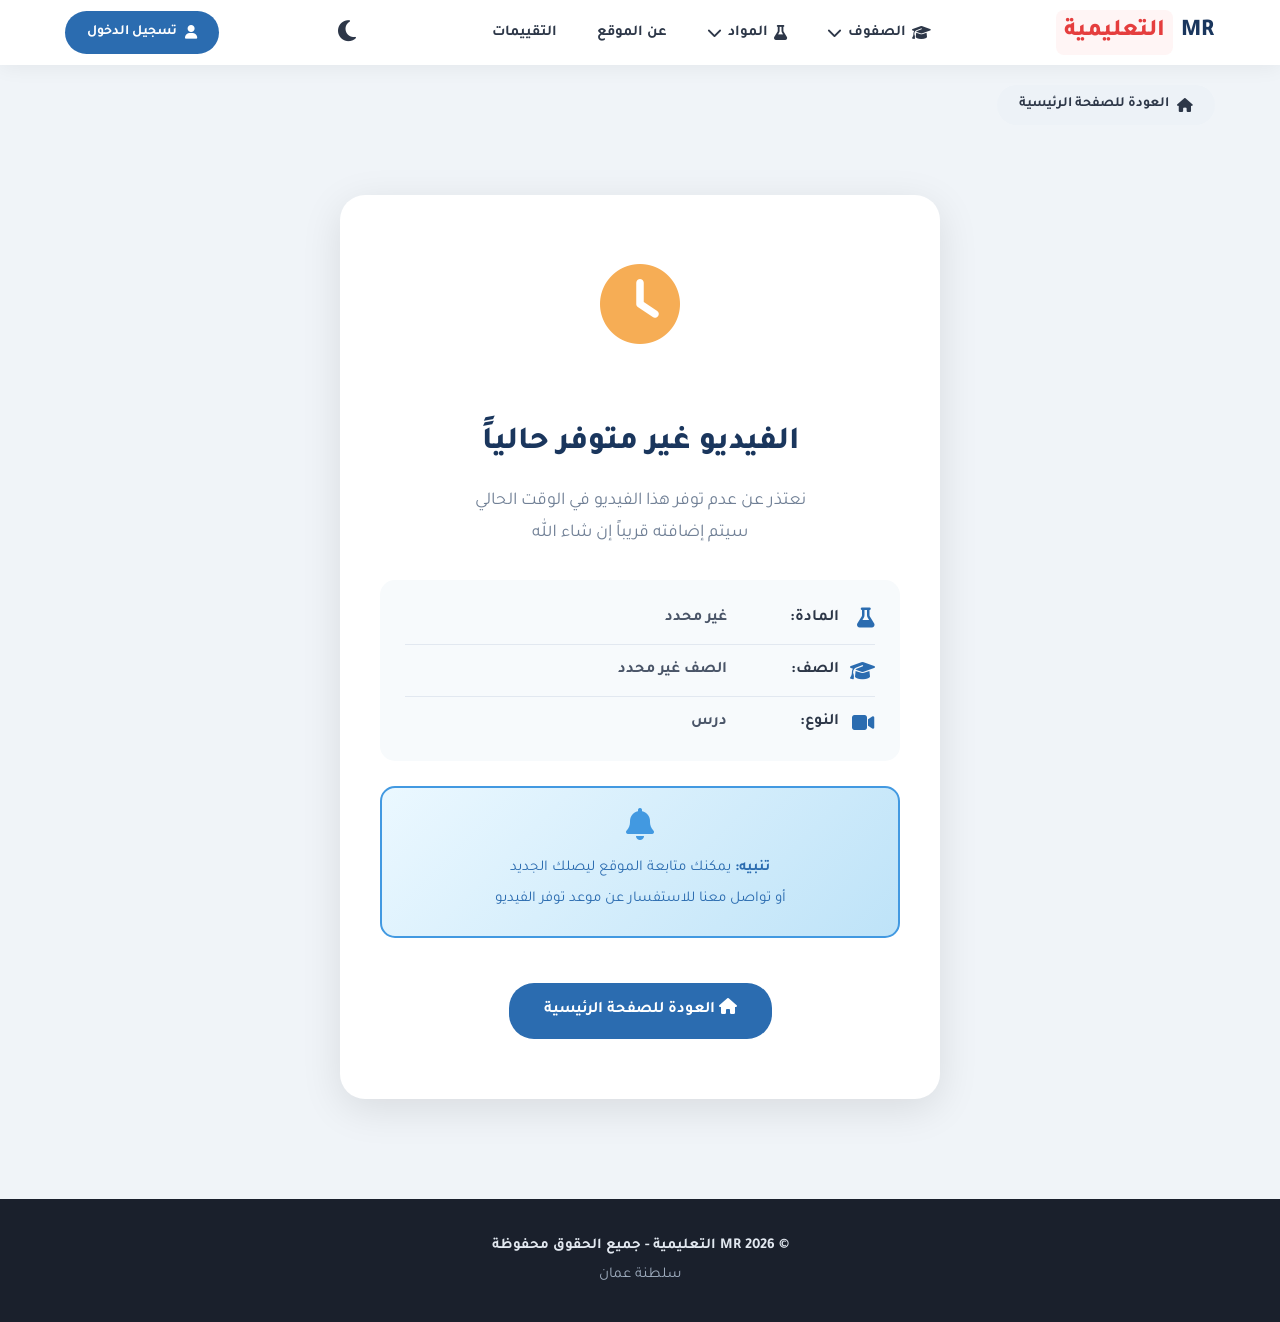
<file: video-unavailable.html>
<!DOCTYPE html>
<html lang="ar" dir="rtl">
<head>
    <meta charset="UTF-8" />
    <meta name="viewport" content="width=device-width, initial-scale=1.0"/>
    <title>الفيديو غير متوفر - MR التعليمية</title>
    
    <link rel="stylesheet" href="https://cdnjs.cloudflare.com/ajax/libs/font-awesome/6.5.0/css/all.min.css"/>
    <link href="https://fonts.googleapis.com/css2?family=Tajawal:wght@400;500;700;800&display=swap" rel="stylesheet"/>
    <link rel="stylesheet" href="style.css"/>
    
    <style>
        .unavailable-container {
            min-height: calc(100vh - 200px);
            display: flex;
            align-items: center;
            justify-content: center;
            padding: 50px 25px;
        }
        .unavailable-box {
            background: white;
            padding: 60px 40px;
            border-radius: 25px;
            box-shadow: 0 10px 40px rgba(0, 0, 0, 0.1);
            max-width: 600px;
            width: 100%;
            text-align: center;
        }
        .unavailable-icon {
            font-size: 80px;
            color: #f6ad55;
            margin-bottom: 25px;
            animation: pulse 2s infinite;
        }
        @keyframes pulse {
            0%, 100% { transform: scale(1); opacity: 1; }
            50% { transform: scale(1.1); opacity: 0.8; }
        }
        .unavailable-box h2 {
            color: #1a365d;
            font-size: 32px;
            font-weight: 800;
            margin-bottom: 15px;
        }
        .unavailable-box .subtitle {
            color: #718096;
            font-size: 18px;
            margin-bottom: 30px;
            line-height: 1.8;
        }
        .video-info {
            background: #f7fafc;
            border-radius: 15px;
            padding: 25px;
            margin: 25px 0;
            text-align: right;
        }
        .video-info-item {
            display: flex;
            align-items: center;
            gap: 12px;
            margin-bottom: 12px;
            padding-bottom: 12px;
            border-bottom: 1px solid #e2e8f0;
        }
        .video-info-item:last-child {
            margin-bottom: 0;
            padding-bottom: 0;
            border-bottom: none;
        }
        .video-info-item i {
            color: #2b6cb0;
            font-size: 20px;
            width: 24px;
        }
        .video-info-item strong {
            color: #2d3748;
            min-width: 100px;
        }
        .video-info-item span {
            color: #4a5568;
            font-weight: 600;
        }
        .notify-box {
            background: linear-gradient(135deg, #ebf8ff, #bee3f8);
            border: 2px solid #4299e1;
            border-radius: 15px;
            padding: 20px;
            margin: 25px 0;
        }
        .notify-box i {
            font-size: 32px;
            color: #4299e1;
            margin-bottom: 10px;
        }
        .notify-box p {
            color: #2b6cb0;
            font-size: 15px;
            margin: 5px 0;
        }
        .btn-back {
            display: inline-block;
            background: #2b6cb0;
            color: white;
            padding: 14px 35px;
            border-radius: 25px;
            text-decoration: none;
            font-weight: 700;
            font-size: 16px;
            margin-top: 20px;
            transition: all 0.3s;
        }
        .btn-back:hover {
            background: #1a4f7a;
            transform: translateY(-2px);
            box-shadow: 0 8px 25px rgba(43, 108, 176, 0.3);
        }
        body.dark-mode .unavailable-box {
            background: #161b22;
        }
        body.dark-mode .unavailable-box h2 {
            color: #f0f6fc;
        }
        body.dark-mode .video-info {
            background: #0d1117;
        }
        body.dark-mode .video-info-item {
            border-bottom-color: #30363d;
        }
        body.dark-mode .video-info-item strong {
            color: #f0f6fc;
        }
        body.dark-mode .video-info-item span {
            color: #c9d1d9;
        }
        body.dark-mode .notify-box {
            background: linear-gradient(135deg, #1a365d, #2c5282);
            border-color: #4299e1;
        }
        body.dark-mode .notify-box p {
            color: #90cdf4;
        }
        @media (max-width: 600px) {
            .unavailable-box { padding: 40px 25px; }
            .unavailable-icon { font-size: 60px; }
            .unavailable-box h2 { font-size: 26px; }
        }
    </style>
</head>
<body>

<header>
    <div class="container header-container">

        <div class="logo">
            <a href="index.html" style="text-decoration:none;">
                <h1>MR<span>التعليمية</span></h1>
            </a>
        </div>

        <button class="menu-toggle" onclick="toggleMenu()">
            <i class="fas fa-bars"></i>
        </button>

        <nav>
            <ul class="nav-menu" id="navMenu">
                <li class="dropdown">
                    <a href="#"><i class="fas fa-graduation-cap"></i> الصفوف <i class="fas fa-chevron-down"></i></a>
                    <ul class="dropdown-menu">
                        <li><a href="classes.html?grade=5">الصف الخامس</a></li>
                        <li><a href="classes.html?grade=6">الصف السادس</a></li>
                        <li><a href="classes.html?grade=7">الصف السابع</a></li>
                        <li><a href="classes.html?grade=8">الصف الثامن</a></li>
                        <li><a href="classes.html?grade=9">الصف التاسع</a></li>
                        <li><a href="classes.html?grade=10">الصف العاشر</a></li>
                        <li><a href="classes.html?grade=11">الصف الحادي عشر</a></li>
                        <li><a href="classes.html?grade=12">الصف الثاني عشر</a></li>
                    </ul>
                </li>

                <li class="dropdown">
                    <a href="#"><i class="fas fa-flask"></i> المواد <i class="fas fa-chevron-down"></i></a>
                    <ul class="dropdown-menu">
                        <li><a href="choose-grade.html?subject=physics">الفيزياء</a></li>
                        <li><a href="choose-grade.html?subject=chemistry">الكيمياء</a></li>
                        <li><a href="choose-grade.html?subject=biology">الأحياء</a></li>
                        <li><a href="choose-grade.html?subject=science">العلوم</a></li>
                        <li><a href="choose-grade.html?subject=environmental">العلوم البيئية</a></li>
                    </ul>
                </li>

                <li><a href="index.html#about">عن الموقع</a></li>
                <li><a href="index.html#reviews">التقييمات</a></li>
            </ul>
        </nav>

        <button id="theme-toggle" class="theme-btn">
            <i class="fas fa-moon"></i>
        </button>

        <div class="auth-section">
            <a href="login.html" class="login-btn" id="login-btn">
                <i class="fas fa-user"></i> تسجيل الدخول
            </a>
            <div class="user-profile" id="user-profile" style="display:none;">
                <span id="user-name">أحمد</span>
                <a href="subscription.html" class="premium-badge">
                    <i class="fas fa-crown"></i> اشتراك مميز
                </a>
                <button onclick="logout()" class="logout-btn" title="تسجيل الخروج">
    <i class="fas fa-sign-out-alt"></i>
</button>
            </div>
        </div>

    </div>
</header>

<div class="page-back-wrapper">
    <a href="index.html" class="back-btn-generic">
        <i class="fas fa-home"></i> العودة للصفحة الرئيسية
    </a>
</div>

<div class="unavailable-container">
    <div class="unavailable-box">
        <div class="unavailable-icon">
            <i class="fas fa-clock"></i>
        </div>
        <h2>الفيديو غير متوفر حالياً</h2>
        <p class="subtitle">نعتذر عن عدم توفر هذا الفيديو في الوقت الحالي<br>سيتم إضافته قريباً إن شاء الله</p>
        <div class="video-info" id="videoInfo"></div>
        <div class="notify-box">
            <i class="fas fa-bell"></i>
            <p><strong>تنبيه:</strong> يمكنك متابعة الموقع ليصلك الجديد</p>
            <p>أو تواصل معنا للاستفسار عن موعد توفر الفيديو</p>
        </div>
        <a href="index.html" class="btn-back">
            <i class="fas fa-home"></i> العودة للصفحة الرئيسية
        </a>
    </div>
</div>

<footer>
    <div class="container">
        <p>© 2026 MR التعليمية - جميع الحقوق محفوظة</p>
        <p>سلطنة عمان</p>
    </div>
</footer>

<script src="script.js"></script>
<script>
    const params = new URLSearchParams(window.location.search);
    const subject = params.get('subject');
    const grade = params.get('grade');
    const type = params.get('type');
    const subjectNames = {
        physics: 'الفيزياء',
        chemistry: 'الكيمياء',
        biology: 'الأحياء',
        science: 'العلوم',
        environmental: 'العلوم البيئية'
    };
    const gradeNames = {
        5: 'الخامس', 6: 'السادس', 7: 'السابع', 8: 'الثامن',
        9: 'التاسع', 10: 'العاشر', 11: 'الحادي عشر', 12: 'الثاني عشر'
    };
    const infoContainer = document.getElementById('videoInfo');
    infoContainer.innerHTML = `
        <div class="video-info-item">
            <i class="fas fa-flask"></i>
            <strong>المادة:</strong>
            <span>${subjectNames[subject] || 'غير محدد'}</span>
        </div>
        <div class="video-info-item">
            <i class="fas fa-graduation-cap"></i>
            <strong>الصف:</strong>
            <span>الصف ${gradeNames[grade] || grade || 'غير محدد'}</span>
        </div>
        <div class="video-info-item">
            <i class="fas fa-video"></i>
            <strong>النوع:</strong>
            <span>${type === 'exam' ? 'حل امتحانات' : 'درس'}</span>
        </div>
    `;
</script>
<script src="script.js"></script>

</body>
</html>
</file>
<file: style.css>
/* ============================================= */
/*             إعدادات عامة                       */
/* ============================================= */
* {
    margin: 0;
    padding: 0;
    box-sizing: border-box;
}

body {
    font-family: 'Tajawal', 'Segoe UI', Tahoma, sans-serif;
    background: #f0f4f8;
    color: #1a202c;
    transition: background 0.4s, color 0.4s;
    line-height: 1.7;
}

.container {
    max-width: 1200px;
    margin: 0 auto;
    padding: 0 25px;
}

a {
    text-decoration: none;
}

/* ============================================= */
/*               الوضع الداكن                     */
/* ============================================= */
body.dark-mode {
    background: #0d1117;
    color: #e6edf3;
}

body.dark-mode header {
    background: #161b22;
    border-bottom: 1px solid #30363d;
}

body.dark-mode .hero {
    background: linear-gradient(145deg, #0d2b4e, #161b22);
}

body.dark-mode .about-card,
body.dark-mode .review-card,
body.dark-mode .subject-card,
body.dark-mode .dropdown-menu {
    background: #161b22;
    border: 1px solid #30363d;
    color: #e6edf3;
}

body.dark-mode .subject-card:hover {
    background: #1f2937;
}

body.dark-mode .dropdown-menu li a {
    color: #e6edf3;
}

body.dark-mode .dropdown-menu li a:hover {
    background: #1f2937;
}

body.dark-mode footer {
    background: #0d1117;
    border-top: 1px solid #30363d;
}

body.dark-mode .login-btn {
    background: #1f6feb;
}

body.dark-mode .login-btn:hover {
    background: #1158c7;
}

body.dark-mode .logo h1 {
    color: #f0f6fc;
}

body.dark-mode .logo span {
    background: #2d1b1b;
    color: #f87171;
}

body.dark-mode .nav-menu > li > a {
    color: #c9d1d9;
}

body.dark-mode .nav-menu > li > a:hover {
    background: #1f2937;
    color: #58a6ff;
}

body.dark-mode .theme-btn {
    color: #f6ad55;
}

body.dark-mode #user-name {
    color: #58a6ff;
}

/* ============================================= */
/*               الهيدر والقوائم                  */
/* ============================================= */
header {
    background: #ffffff;
    box-shadow: 0 2px 20px rgba(0, 0, 0, 0.06);
    position: sticky;
    top: 0;
    z-index: 999;
    padding: 10px 0;
    transition: background 0.4s;
}

.header-container {
    display: flex;
    align-items: center;
    justify-content: space-between;
    flex-wrap: wrap;
    gap: 12px;
}

.logo {
    display: flex;
    align-items: center;
    flex-shrink: 0;
}

.logo h1 {
    font-size: 24px;
    font-weight: 800;
    color: #1a365d;
    white-space: nowrap;
    display: inline-flex;
    align-items: center;
    gap: 4px;
}

.logo span {
    color: #e53e3e;
    background: #fff5f5;
    padding: 2px 8px;
    border-radius: 8px;
    margin-right: 4px;
}

.menu-toggle {
    display: none;
    background: none;
    border: none;
    font-size: 28px;
    color: #2d3748;
    cursor: pointer;
    padding: 8px;
    transition: transform 0.3s;
}

.menu-toggle:hover {
    transform: scale(1.1);
}

body.dark-mode .menu-toggle {
    color: #e6edf3;
}

.nav-menu {
    display: flex;
    list-style: none;
    gap: 8px;
    align-items: center;
}

.nav-menu > li > a {
    color: #2d3748;
    padding: 8px 16px;
    border-radius: 10px;
    font-weight: 600;
    font-size: 15px;
    transition: all 0.3s;
    display: flex;
    align-items: center;
    gap: 6px;
}

.nav-menu > li > a:hover {
    background: #ebf4ff;
    color: #2b6cb0;
}

.dropdown {
    position: relative;
}

.dropdown-menu {
    display: none;
    position: absolute;
    top: 100%;
    right: 0;
    background: #ffffff;
    min-width: 190px;
    border-radius: 14px;
    box-shadow: 0 15px 40px rgba(0, 0, 0, 0.12);
    list-style: none;
    padding: 10px 0;
    z-index: 999;
    border: 1px solid #edf2f7;
}

.dropdown:hover .dropdown-menu {
    display: block;
    animation: fadeDown 0.25s ease;
}

@keyframes fadeDown {
    from {
        opacity: 0;
        transform: translateY(-10px);
    }
    to {
        opacity: 1;
        transform: translateY(0);
    }
}

.dropdown-menu li a {
    display: block;
    padding: 10px 22px;
    color: #2d3748;
    font-weight: 500;
    transition: all 0.2s;
    font-size: 15px;
}

.dropdown-menu li a:hover {
    background: #ebf4ff;
    color: #2b6cb0;
}

/* ============================================= */
/*               أزرار تسجيل الدخول               */
/* ============================================= */
.auth-section {
    display: flex;
    align-items: center;
    gap: 12px;
}

.login-btn {
    background: #2b6cb0;
    color: #fff;
    padding: 10px 22px;
    border-radius: 30px;
    font-weight: 700;
    font-size: 14px;
    transition: all 0.3s;
    display: flex;
    align-items: center;
    gap: 8px;
}

.login-btn:hover {
    background: #1a4f7a;
    transform: scale(1.03);
}

.user-profile {
    display: flex;
    align-items: center;
    gap: 12px;
}

#user-name {
    font-weight: 700;
    color: #2b6cb0;
    font-size: 16px;
}

body.dark-mode #user-name {
    color: #58a6ff;
}

.premium-badge {
    background: linear-gradient(135deg, #f6ad55, #ed8936);
    color: #1a202c;
    padding: 6px 16px;
    border-radius: 30px;
    font-size: 12px;
    font-weight: 800;
    display: flex;
    align-items: center;
    gap: 6px;
    transition: transform 0.3s;
}

.premium-badge:hover {
    transform: scale(1.05);
}

.theme-btn {
    background: none;
    border: none;
    font-size: 24px;
    cursor: pointer;
    color: #2d3748;
    transition: transform 0.3s;
    padding: 5px 10px;
}

.theme-btn:hover {
    transform: rotate(20deg) scale(1.1);
}

/* ============================================= */
/*               القسم الترحيبي                   */
/* ============================================= */
.hero {
    background: linear-gradient(145deg, #1a365d, #2b6cb0);
    color: white;
    padding: 90px 0 70px;
    text-align: center;
    border-radius: 0 0 40px 40px;
    margin-bottom: 50px;
    box-shadow: 0 10px 40px rgba(43, 108, 176, 0.25);
}

.hero h2 {
    font-size: 44px;
    font-weight: 800;
    margin-bottom: 18px;
}

.hero h2 span {
    color: #fbd38d;
    background: rgba(255, 255, 255, 0.1);
    padding: 0 15px;
    border-radius: 12px;
}

.hero p {
    font-size: 20px;
    margin-bottom: 8px;
    opacity: 0.92;
}

.hero .btn-primary {
    display: inline-block;
    background: #f6ad55;
    color: #1a202c;
    padding: 14px 45px;
    border-radius: 50px;
    font-weight: 800;
    font-size: 20px;
    margin-top: 25px;
    transition: all 0.3s;
    box-shadow: 0 8px 25px rgba(246, 173, 85, 0.4);
}

.hero .btn-primary:hover {
    background: #ed8936;
    transform: translateY(-3px) scale(1.03);
    box-shadow: 0 12px 35px rgba(246, 173, 85, 0.5);
}

/* ============================================= */
/*               أقسام الموقع                     */
/* ============================================= */
.about,
.reviews,
.subjects-highlight {
    padding: 60px 0;
}

.about h2,
.reviews h2,
.subjects-highlight h2 {
    text-align: center;
    font-size: 34px;
    font-weight: 800;
    margin-bottom: 45px;
    color: #1a365d;
}

body.dark-mode .about h2,
body.dark-mode .reviews h2,
body.dark-mode .subjects-highlight h2 {
    color: #f0f6fc;
}

.about h2 i,
.reviews h2 i,
.subjects-highlight h2 i {
    color: #2b6cb0;
    margin-left: 10px;
}

/* ============================================= */
/*               بطاقات "عن الموقع"               */
/* ============================================= */
.about-grid {
    display: grid;
    grid-template-columns: repeat(auto-fit, minmax(280px, 1fr));
    gap: 30px;
}

.about-card {
    background: #ffffff;
    padding: 35px 30px;
    border-radius: 20px;
    box-shadow: 0 6px 25px rgba(0, 0, 0, 0.06);
    transition: all 0.3s;
    border-right: 6px solid #2b6cb0;
}

.about-card:hover {
    transform: translateY(-6px);
    box-shadow: 0 12px 40px rgba(0, 0, 0, 0.10);
}

.about-card.highlight {
    border-right-color: #f6ad55;
    background: #fffbeb;
}

body.dark-mode .about-card.highlight {
    background: #1f2937;
    border-right-color: #f6ad55;
}

.about-card h3 {
    font-size: 22px;
    margin-bottom: 12px;
    color: #1a365d;
}

body.dark-mode .about-card h3 {
    color: #f0f6fc;
}

.stars {
    margin-top: 15px;
    font-size: 22px;
    color: #ecc94b;
}

.stars span {
    font-size: 16px;
    color: #4a5568;
    margin-right: 8px;
}

body.dark-mode .stars span {
    color: #c9d1d9;
}

/* ============================================= */
/*               التقييمات                        */
/* ============================================= */
.reviews-grid {
    display: grid;
    grid-template-columns: repeat(auto-fit, minmax(260px, 1fr));
    gap: 25px;
}

.review-card {
    background: #ffffff;
    padding: 28px 25px;
    border-radius: 18px;
    box-shadow: 0 6px 25px rgba(0, 0, 0, 0.05);
    border-top: 5px solid #2b6cb0;
    transition: all 0.3s;
}

.review-card:hover {
    transform: translateY(-4px);
    box-shadow: 0 12px 35px rgba(0, 0, 0, 0.08);
}

.review-card p {
    font-size: 17px;
    font-style: italic;
    margin-bottom: 12px;
    color: #2d3748;
}

body.dark-mode .review-card p {
    color: #e6edf3;
}

.review-card span {
    font-size: 14px;
    color: #718096;
    font-weight: 500;
}

body.dark-mode .review-card span {
    color: #8b949e;
}

/* ============================================= */
/*               المواد العلمية                   */
/* ============================================= */
.subjects-grid {
    display: grid;
    grid-template-columns: repeat(auto-fit, minmax(170px, 1fr));
    gap: 20px;
}

.subject-card {
    background: #ffffff;
    padding: 30px 15px;
    text-align: center;
    border-radius: 18px;
    box-shadow: 0 6px 25px rgba(0, 0, 0, 0.05);
    font-weight: 700;
    font-size: 18px;
    transition: all 0.3s;
    cursor: default;
    border-bottom: 5px solid #2b6cb0;
}

.subject-card i {
    display: block;
    font-size: 38px;
    margin-bottom: 12px;
}

.subject-card.physics {
    border-bottom-color: #3182ce;
}
.subject-card.physics i {
    color: #3182ce;
}

.subject-card.chemistry {
    border-bottom-color: #38a169;
}
.subject-card.chemistry i {
    color: #38a169;
}

.subject-card.biology {
    border-bottom-color: #d53f8c;
}
.subject-card.biology i {
    color: #d53f8c;
}

.subject-card.science {
    border-bottom-color: #dd6b20;
}
.subject-card.science i {
    color: #dd6b20;
}

.subject-card.environmental {
    border-bottom-color: #2b6cb0;
}
.subject-card.environmental i {
    color: #2b6cb0;
}

.subject-card:hover {
    transform: translateY(-6px) scale(1.02);
    box-shadow: 0 12px 40px rgba(0, 0, 0, 0.10);
}

body.dark-mode .subject-card:hover {
    box-shadow: 0 12px 40px rgba(255, 255, 255, 0.05);
}

/* ============================================= */
/*               التذييل                          */
/* ============================================= */
footer {
    background: #1a202c;
    color: #a0aec0;
    text-align: center;
    padding: 30px 0;
    margin-top: 50px;
}

footer p {
    margin: 4px 0;
    font-size: 15px;
}

footer p:first-child {
    color: #e2e8f0;
    font-weight: 600;
}

/* ============================================= */
/*   أنماط صفحة الدروس (subjects.html)           */
/* ============================================= */
.page-header {
    background: linear-gradient(145deg, #1a365d, #2b6cb0);
    color: white;
    padding: 60px 0 50px;
    text-align: center;
    border-radius: 0 0 40px 40px;
    margin-bottom: 50px;
}

.page-header h2 {
    font-size: 38px;
    font-weight: 800;
    margin-bottom: 12px;
}

.page-header h2 span {
    color: #fbd38d;
}

.page-header p {
    font-size: 18px;
    opacity: 0.9;
}

.content-container {
    max-width: 1000px;
    margin: 0 auto 60px;
    padding: 0 25px;
}

.section-box {
    border-radius: 20px;
    padding: 0;
    margin-bottom: 35px;
    box-shadow: 0 6px 25px rgba(0, 0, 0, 0.06);
    background: white;
    overflow: hidden;
}

body.dark-mode .section-box {
    background: #161b22;
    border: 1px solid #30363d;
}

.free-section {
    border: 3px solid #38a169;
}

body.dark-mode .free-section {
    border-color: #38a169;
}

.premium-section {
    border: 3px solid #f6ad55;
}

body.dark-mode .premium-section {
    background: linear-gradient(135deg, #2d2006, #3d2b0a);
    border-color: #f6ad55;
}

.section-header {
    display: flex;
    justify-content: space-between;
    align-items: center;
    padding: 20px 25px;
    background: #38a169;
    color: white;
    cursor: pointer;
    transition: all 0.3s;
    border-bottom: none !important;
}

.section-header:hover {
    opacity: 0.9;
}

.section-header h3 {
    font-size: 22px;
    font-weight: 800;
    margin: 0;
    display: flex;
    align-items: center;
    gap: 10px;
}

.section-header .toggle-icon {
    font-size: 20px;
    transition: transform 0.3s;
}

.section-header.active .toggle-icon {
    transform: rotate(180deg);
}

.badge {
    padding: 8px 20px;
    border-radius: 25px;
    font-size: 14px;
    font-weight: 700;
    background: white;
    color: #38a169;
}

.badge-premium {
    background: white;
    color: #d97706;
}

.section-content {
    display: none;
    padding: 25px;
    background: linear-gradient(135deg, #f0fff4, #c6f6d5);
}

body.dark-mode .section-content {
    background: linear-gradient(135deg, #0d2818, #1a362e);
}

.section-content.show {
    display: block;
    animation: slideDown 0.3s ease;
}

@keyframes slideDown {
    from {
        opacity: 0;
        transform: translateY(-10px);
    }
    to {
        opacity: 1;
        transform: translateY(0);
    }
}

.unit-list {
    background: white;
    border-radius: 15px;
    overflow: hidden;
}

body.dark-mode .unit-list {
    background: #0d1117;
}

.unit-item {
    padding: 20px;
    border-bottom: 1px solid #e2e8f0;
    transition: all 0.3s;
}

body.dark-mode .unit-item {
    border-bottom-color: #30363d;
}

.unit-item:hover {
    background: #f7fafc;
    transform: translateX(-5px);
}

body.dark-mode .unit-item:hover {
    background: #1f2937;
}

.unit-item:last-child {
    border-bottom: none;
}

.unit-title {
    color: #1a365d;
    font-size: 18px;
    font-weight: 700;
    margin-bottom: 15px;
    display: flex;
    align-items: center;
    gap: 10px;
    padding: 10px;
    background: #f0fff4;
    border-radius: 10px;
}

body.dark-mode .unit-title {
    color: #f0f6fc;
    background: #1a362e;
}

.lessons-list {
    display: flex;
    flex-direction: column;
    gap: 10px;
}

.lesson-item {
    display: flex;
    justify-content: space-between;
    align-items: center;
    padding: 12px 15px;
    background: #f7fafc;
    border-radius: 10px;
    transition: all 0.2s;
    flex-wrap: wrap;
    gap: 10px;
}

body.dark-mode .lesson-item {
    background: #1a202c;
}

.lesson-item:hover {
    background: #edf2f7;
    transform: translateX(-3px);
}

body.dark-mode .lesson-item:hover {
    background: #2d3748;
}

.lesson-title {
    color: #2d3748;
    font-size: 15px;
    font-weight: 600;
}

body.dark-mode .lesson-title {
    color: #e6edf3;
}

.btn-watch {
    background: #2b6cb0;
    color: white;
    padding: 8px 20px;
    border-radius: 20px;
    text-decoration: none;
    font-weight: 700;
    font-size: 13px;
    transition: all 0.3s;
    display: inline-flex;
    align-items: center;
    gap: 6px;
    border: none;
    cursor: pointer;
}

body.dark-mode .btn-watch {
    background: #1f6feb;
}

.btn-watch:hover {
    background: #1a4f7a;
    transform: scale(1.05);
}

body.dark-mode .btn-watch:hover {
    background: #1158c7;
}

.btn-watch.coming-soon {
    background: #f6ad55;
    color: #1a202c;
}

.btn-watch.coming-soon:hover {
    background: #ed8936;
}

.premium-features {
    display: grid;
    grid-template-columns: repeat(auto-fit, minmax(200px, 1fr));
    gap: 20px;
    margin: 25px 0;
}

.feature-card {
    background: white;
    padding: 25px;
    border-radius: 15px;
    text-align: center;
    border: 1px solid #e2e8f0;
}

body.dark-mode .feature-card {
    background: #0d1117;
    border-color: #30363d;
}

.feature-card i {
    font-size: 40px;
    color: #f6ad55;
    margin-bottom: 12px;
}

.feature-card h4 {
    color: #1a365d;
    margin-bottom: 8px;
}

body.dark-mode .feature-card h4 {
    color: #f0f6fc;
}

.feature-card p {
    font-size: 14px;
    color: #718096;
}

.btn-subscribe {
    display: inline-block;
    background: #f6ad55;
    color: #1a202c;
    padding: 14px 40px;
    border-radius: 30px;
    text-decoration: none;
    font-weight: 800;
    font-size: 18px;
    margin-top: 20px;
    transition: all 0.3s;
}

.btn-subscribe:hover {
    background: #ed8936;
    transform: translateY(-3px) scale(1.03);
}

.grades-notice {
    background: linear-gradient(135deg, #ebf8ff, #bee3f8);
    border: 2px solid #4299e1;
    border-radius: 12px;
    padding: 15px 20px;
    margin-bottom: 20px;
    display: flex;
    align-items: center;
    gap: 12px;
    color: #2b6cb0;
    font-weight: 600;
}

body.dark-mode .grades-notice {
    background: linear-gradient(135deg, #1a365d, #2c5282);
    border-color: #4299e1;
    color: #90cdf4;
}

/* ============================================= */
/*   قسم الاشتراك المميز - دائماً مفتوح         */
/* ============================================= */
.premium-header-always-open {
    cursor: default !important;
    background: linear-gradient(135deg, #f6ad55, #ed8936) !important;
    padding: 25px 30px !important;
}

.premium-header-always-open:hover {
    opacity: 1 !important;
    transform: none !important;
}

body.dark-mode .premium-header-always-open {
    background: linear-gradient(135deg, #d97706, #b45309) !important;
}

body.dark-mode .premium-section .section-content {
    background: linear-gradient(135deg, #2d2006, #3d2b0a) !important;
    border-top: 3px solid #f6ad55 !important;
}

body.dark-mode .premium-section .feature-card {
    background: #1f2937 !important;
    border: 2px solid #374151 !important;
    box-shadow: 0 4px 12px rgba(0, 0, 0, 0.3) !important;
}

body.dark-mode .premium-section .feature-card:hover {
    border-color: #f6ad55 !important;
    transform: translateY(-5px) !important;
    box-shadow: 0 8px 20px rgba(246, 173, 85, 0.2) !important;
}

body.dark-mode .premium-section .feature-card i {
    color: #fbbf24 !important;
}

body.dark-mode .premium-section .feature-card h4 {
    color: #fcd34d !important;
}

body.dark-mode .btn-subscribe {
    background: linear-gradient(135deg, #fbbf24, #f59e0b) !important;
    color: #1f2937 !important;
    font-weight: 800 !important;
    box-shadow: 0 4px 15px rgba(251, 191, 36, 0.3) !important;
}

body.dark-mode .btn-subscribe:hover {
    background: linear-gradient(135deg, #f59e0b, #d97706) !important;
    transform: translateY(-3px) scale(1.05) !important;
    box-shadow: 0 8px 25px rgba(251, 191, 36, 0.4) !important;
}

body.dark-mode .premium-section p {
    color: #e5e7eb !important;
}

body.dark-mode .premium-section strong {
    color: #fcd34d !important;
}

/* ============================================= */
/*   زر الرجوع العام                            */
/* ============================================= */
.back-btn-generic {
    display: inline-flex;
    align-items: center;
    gap: 8px;
    background: #edf2f7;
    color: #2d3748;
    padding: 8px 22px;
    border-radius: 30px;
    font-weight: 700;
    font-size: 14px;
    transition: all 0.3s;
    text-decoration: none;
    border: none;
    cursor: pointer;
    font-family: 'Tajawal', sans-serif;
    margin-bottom: 20px;
}

body.dark-mode .back-btn-generic {
    background: #1f2937;
    color: #e6edf3;
}

.back-btn-generic:hover {
    background: #e2e8f0;
    transform: translateX(-4px);
}

body.dark-mode .back-btn-generic:hover {
    background: #2d3748;
}

.page-back-wrapper {
    max-width: 1200px;
    margin: 20px auto 0;
    padding: 0 25px;
}

/* ============================================= */
/*   صفحة الفيديو غير المتوفر                    */
/* ============================================= */
.unavailable-container {
    min-height: calc(100vh - 200px);
    display: flex;
    align-items: center;
    justify-content: center;
    padding: 50px 25px;
}

.unavailable-box {
    background: white;
    padding: 60px 40px;
    border-radius: 25px;
    box-shadow: 0 10px 40px rgba(0, 0, 0, 0.1);
    max-width: 600px;
    width: 100%;
    text-align: center;
}

body.dark-mode .unavailable-box {
    background: #161b22;
}

.unavailable-icon {
    font-size: 80px;
    color: #f6ad55;
    margin-bottom: 25px;
    animation: pulse 2s infinite;
}

@keyframes pulse {
    0%, 100% { transform: scale(1); opacity: 1; }
    50% { transform: scale(1.1); opacity: 0.8; }
}

.unavailable-box h2 {
    color: #1a365d;
    font-size: 32px;
    font-weight: 800;
    margin-bottom: 15px;
}

body.dark-mode .unavailable-box h2 {
    color: #f0f6fc;
}

.unavailable-box .subtitle {
    color: #718096;
    font-size: 18px;
    margin-bottom: 30px;
    line-height: 1.8;
}

.video-info {
    background: #f7fafc;
    border-radius: 15px;
    padding: 25px;
    margin: 25px 0;
    text-align: right;
}

body.dark-mode .video-info {
    background: #0d1117;
}

.video-info-item {
    display: flex;
    align-items: center;
    gap: 12px;
    margin-bottom: 12px;
    padding-bottom: 12px;
    border-bottom: 1px solid #e2e8f0;
}

body.dark-mode .video-info-item {
    border-bottom-color: #30363d;
}

.video-info-item:last-child {
    margin-bottom: 0;
    padding-bottom: 0;
    border-bottom: none;
}

.video-info-item i {
    color: #2b6cb0;
    font-size: 20px;
    width: 24px;
}

.video-info-item strong {
    color: #2d3748;
    min-width: 100px;
}

body.dark-mode .video-info-item strong {
    color: #f0f6fc;
}

.video-info-item span {
    color: #4a5568;
    font-weight: 600;
}

body.dark-mode .video-info-item span {
    color: #c9d1d9;
}

.notify-box {
    background: linear-gradient(135deg, #ebf8ff, #bee3f8);
    border: 2px solid #4299e1;
    border-radius: 15px;
    padding: 20px;
    margin: 25px 0;
}

body.dark-mode .notify-box {
    background: linear-gradient(135deg, #1a365d, #2c5282);
    border-color: #4299e1;
}

.notify-box i {
    font-size: 32px;
    color: #4299e1;
    margin-bottom: 10px;
}

.notify-box p {
    color: #2b6cb0;
    font-size: 15px;
    margin: 5px 0;
}

body.dark-mode .notify-box p {
    color: #90cdf4;
}

.btn-back {
    display: inline-block;
    background: #2b6cb0;
    color: white;
    padding: 14px 35px;
    border-radius: 25px;
    text-decoration: none;
    font-weight: 700;
    font-size: 16px;
    margin-top: 20px;
    transition: all 0.3s;
}

.btn-back:hover {
    background: #1a4f7a;
    transform: translateY(-2px);
    box-shadow: 0 8px 25px rgba(43, 108, 176, 0.3);
}

/* ============================================= */
/*   صفحات تسجيل الدخول والتسجيل                  */
/* ============================================= */
.login-container,
.register-container {
    min-height: calc(100vh - 200px);
    display: flex;
    align-items: center;
    justify-content: center;
    padding: 50px 25px;
}

.login-box,
.register-box {
    background: white;
    padding: 50px 40px;
    border-radius: 25px;
    box-shadow: 0 10px 40px rgba(0, 0, 0, 0.1);
    max-width: 450px;
    width: 100%;
}

body.dark-mode .login-box,
body.dark-mode .register-box {
    background: #161b22;
}

.login-box h2,
.register-box h2 {
    text-align: center;
    color: #1a365d;
    font-size: 32px;
    font-weight: 800;
    margin-bottom: 10px;
}

body.dark-mode .login-box h2,
body.dark-mode .register-box h2 {
    color: #f0f6fc;
}

.login-box .subtitle,
.register-box .subtitle {
    text-align: center;
    color: #718096;
    margin-bottom: 35px;
    font-size: 16px;
}

.form-group {
    margin-bottom: 22px;
}

.form-group label {
    display: block;
    margin-bottom: 8px;
    font-weight: 700;
    color: #2d3748;
    font-size: 15px;
}

body.dark-mode .form-group label {
    color: #c9d1d9;
}

.form-group input {
    width: 100%;
    padding: 14px 18px;
    border: 2px solid #e2e8f0;
    border-radius: 12px;
    font-size: 16px;
    transition: all 0.3s;
    font-family: 'Tajawal', sans-serif;
}

body.dark-mode .form-group input {
    background: #0d1117;
    border-color: #30363d;
    color: #e6edf3;
}

.form-group input:focus {
    outline: none;
    border-color: #2b6cb0;
    box-shadow: 0 0 0 3px rgba(43, 108, 176, 0.1);
}

.btn-login-submit,
.btn-register-submit {
    width: 100%;
    padding: 16px;
    border: none;
    border-radius: 12px;
    font-size: 18px;
    font-weight: 800;
    cursor: pointer;
    transition: all 0.3s;
    margin-top: 10px;
}

.btn-login-submit {
    background: #2b6cb0;
    color: white;
}

.btn-login-submit:hover {
    background: #1a4f7a;
    transform: translateY(-2px);
    box-shadow: 0 8px 25px rgba(43, 108, 176, 0.3);
}

.btn-register-submit {
    background: #38a169;
    color: white;
}

.btn-register-submit:hover {
    background: #2f855a;
    transform: translateY(-2px);
    box-shadow: 0 8px 25px rgba(56, 161, 105, 0.3);
}

.login-footer,
.register-footer {
    text-align: center;
    margin-top: 25px;
    padding-top: 25px;
    border-top: 2px solid #e2e8f0;
}

body.dark-mode .login-footer,
body.dark-mode .register-footer {
    border-top-color: #30363d;
}

.login-footer p,
.register-footer p {
    color: #718096;
    font-size: 15px;
    margin-bottom: 15px;
}

.btn-register-link,
.btn-login-link {
    display: inline-block;
    padding: 12px 30px;
    border-radius: 25px;
    text-decoration: none;
    font-weight: 700;
    font-size: 16px;
    transition: all 0.3s;
}

.btn-register-link {
    background: #38a169;
    color: white;
}

.btn-register-link:hover {
    background: #2f855a;
    transform: translateY(-2px);
}

.btn-login-link {
    background: #2b6cb0;
    color: white;
}

.btn-login-link:hover {
    background: #1a4f7a;
    transform: translateY(-2px);
}

/* ============================================= */
/*   صفحة الاشتراك                                */
/* ============================================= */
.subscription-container {
    max-width: 650px;
    margin: 50px auto;
    padding: 0 25px;
}

.subscription-box {
    background: white;
    padding: 45px 40px;
    border-radius: 25px;
    box-shadow: 0 10px 40px rgba(0, 0, 0, 0.1);
}

body.dark-mode .subscription-box {
    background: #161b22;
}

.subscription-box h2 {
    text-align: center;
    color: #1a365d;
    font-size: 32px;
    font-weight: 800;
    margin-bottom: 25px;
}

body.dark-mode .subscription-box h2 {
    color: #f0f6fc;
}

.price-box {
    text-align: center;
    background: linear-gradient(135deg, #fef3c7, #fde68a);
    padding: 30px;
    border-radius: 18px;
    margin-bottom: 30px;
    border: 3px solid #f6ad55;
}

.price-box .amount {
    font-size: 48px;
    font-weight: 900;
    color: #1a365d;
}

.price-box .period {
    color: #718096;
    font-size: 18px;
    margin-top: 5px;
}

.features-list {
    background: #f7fafc;
    padding: 25px;
    border-radius: 15px;
    margin-bottom: 30px;
}

body.dark-mode .features-list {
    background: #0d1117;
}

.features-list strong {
    display: block;
    color: #1a365d;
    font-size: 18px;
    margin-bottom: 15px;
}

body.dark-mode .features-list strong {
    color: #f0f6fc;
}

.features-list ul {
    list-style: none;
    padding: 0;
}

.features-list li {
    padding: 10px 0;
    font-size: 16px;
    display: flex;
    align-items: center;
    gap: 12px;
}

.features-list li i {
    color: #38a169;
    font-size: 18px;
}

.form-group select {
    width: 100%;
    padding: 14px;
    border: 2px solid #e2e8f0;
    border-radius: 12px;
    font-size: 16px;
    transition: all 0.3s;
    font-family: 'Tajawal', sans-serif;
    background: white;
    cursor: pointer;
}

body.dark-mode .form-group select {
    background: #0d1117;
    border-color: #30363d;
    color: #e6edf3;
}

.form-group input[readonly] {
    background: #f7fafc;
    cursor: not-allowed;
}

body.dark-mode .form-group input[readonly] {
    background: #1a202c;
}

.grade-selector {
    display: grid;
    grid-template-columns: repeat(4, 1fr);
    gap: 12px;
    margin-top: 10px;
}

.grade-option {
    position: relative;
}

.grade-option input[type="radio"] {
    position: absolute;
    opacity: 0;
    width: 0;
    height: 0;
}

.grade-option label {
    display: flex;
    flex-direction: column;
    align-items: center;
    justify-content: center;
    padding: 25px 15px;
    border: 2px solid #e2e8f0;
    border-radius: 15px;
    cursor: pointer;
    transition: all 0.3s;
    text-align: center;
    background: white;
    min-height: 100px;
}

body.dark-mode .grade-option label {
    background: #0d1117;
    border-color: #30363d;
}

.grade-option label:hover {
    border-color: #f6ad55;
    transform: translateY(-3px);
    box-shadow: 0 5px 15px rgba(0, 0, 0, 0.08);
}

.grade-option input[type="radio"]:checked + label {
    border-color: #f6ad55;
    background: linear-gradient(135deg, #fffbeb, #fef3c7);
    box-shadow: 0 5px 20px rgba(246, 173, 85, 0.2);
    transform: scale(1.05);
}

body.dark-mode .grade-option input[type="radio"]:checked + label {
    background: linear-gradient(135deg, #2d2006, #3d2b0a);
}

.grade-icon {
    font-size: 36px;
    margin-bottom: 10px;
    color: #2b6cb0;
}

body.dark-mode .grade-icon {
    color: #58a6ff;
}

.grade-name {
    font-weight: 800;
    color: #1a365d;
    font-size: 16px;
    margin-bottom: 4px;
}

body.dark-mode .grade-name {
    color: #f0f6fc;
}

.grade-desc {
    font-size: 11px;
    color: #718096;
}

.whatsapp-btn {
    width: 100%;
    padding: 18px;
    background: #25D366;
    color: white;
    border: none;
    border-radius: 12px;
    font-size: 20px;
    font-weight: 800;
    cursor: pointer;
    transition: all 0.3s;
    margin-top: 10px;
    display: flex;
    align-items: center;
    justify-content: center;
    gap: 12px;
    text-decoration: none;
}

.whatsapp-btn:hover {
    background: #128C7E;
    transform: translateY(-2px);
    box-shadow: 0 8px 25px rgba(37, 211, 102, 0.4);
}

.info-box {
    background: #ebf8ff;
    border: 2px solid #4299e1;
    border-radius: 12px;
    padding: 20px;
    margin-bottom: 25px;
    text-align: center;
}

body.dark-mode .info-box {
    background: #1a365d;
    border-color: #4299e1;
}

.info-box i {
    font-size: 32px;
    color: #4299e1;
    margin-bottom: 10px;
}

.info-box p {
    color: #2b6cb0;
    font-size: 15px;
    margin: 5px 0;
}

body.dark-mode .info-box p {
    color: #90cdf4;
}

/* ============================================= */
/*   شريط التنقل بين المواد                       */
/* ============================================= */
.subject-nav-bar {
    background: white;
    border-radius: 16px;
    padding: 12px 20px;
    margin-bottom: 25px;
    box-shadow: 0 4px 12px rgba(0, 0, 0, 0.05);
    border: 1px solid #e2e8f0;
}

body.dark-mode .subject-nav-bar {
    background: #161b22;
    border-color: #30363d;
}

.subject-nav-inner {
    display: flex;
    flex-wrap: wrap;
    align-items: center;
    gap: 10px;
}

.nav-label {
    font-weight: 700;
    color: #718096;
    font-size: 14px;
    margin-left: 8px;
}

body.dark-mode .nav-label {
    color: #8b949e;
}

.nav-subject {
    padding: 6px 16px;
    border-radius: 25px;
    font-weight: 600;
    font-size: 14px;
    text-decoration: none;
    transition: all 0.3s;
    color: #4a5568;
    background: #f7fafc;
    border: 2px solid transparent;
}

body.dark-mode .nav-subject {
    color: #c9d1d9;
    background: #0d1117;
}

.nav-subject:hover {
    background: #edf2f7;
    transform: translateY(-2px);
}

body.dark-mode .nav-subject:hover {
    background: #1f2937;
}

.nav-subject.active {
    color: white;
    background: #2b6cb0;
    border-color: #2b6cb0;
    pointer-events: none;
}

body.dark-mode .nav-subject.active {
    background: #1f6feb;
    border-color: #1f6feb;
    color: white;
}

/* ============================================= */
/*           استجابة للشاشات الصغيرة (الجوال)   */
/* ============================================= */
@media (max-width: 768px) {
    header {
        padding: 8px 0;
    }
    
    .header-container {
        flex-wrap: nowrap;
        gap: 8px;
        padding: 0 15px;
    }
    
    .logo h1 {
        font-size: 18px;
    }
    
    .logo span {
        font-size: 16px;
        padding: 2px 6px;
    }
    
    .menu-toggle {
        display: block;
        order: 3;
    }
    
    .nav-menu {
        display: none;
        position: absolute;
        top: 100%;
        right: 0;
        left: 0;
        background: #ffffff;
        flex-direction: column;
        padding: 15px;
        box-shadow: 0 10px 30px rgba(0, 0, 0, 0.15);
        border-radius: 0 0 15px 15px;
        gap: 5px;
        z-index: 998;
    }
    
    body.dark-mode .nav-menu {
        background: #161b22;
    }
    
    .nav-menu.active {
        display: flex;
    }
    
    .nav-menu > li > a {
        padding: 12px 15px;
        font-size: 16px;
        width: 100%;
        justify-content: flex-start;
    }
    
    .dropdown-menu {
        position: static;
        box-shadow: none;
        border: none;
        background: #f7fafc;
        border-radius: 10px;
        margin-top: 5px;
        padding: 5px 0;
        display: none !important;
    }
    
    body.dark-mode .dropdown-menu {
        background: #0d1117;
    }
    
    .dropdown-menu.show {
        display: block !important;
    }
    
    .dropdown-menu li a {
        padding: 10px 25px;
        font-size: 14px;
    }
    
    .login-btn {
        padding: 8px 16px;
        font-size: 13px;
    }
    
    .theme-btn {
        font-size: 20px;
        padding: 4px 8px;
    }
    
    .hero {
        padding: 50px 0 40px;
    }
    
    .hero h2 {
        font-size: 26px;
    }
    
    .hero p {
        font-size: 16px;
    }
    
    .hero .btn-primary {
        padding: 12px 30px;
        font-size: 17px;
    }
    
    .about h2,
    .reviews h2,
    .subjects-highlight h2 {
        font-size: 24px;
        margin-bottom: 30px;
    }
    
    .about-grid,
    .reviews-grid,
    .subjects-grid {
        grid-template-columns: 1fr;
    }
    
    .page-header {
        padding: 40px 0 30px;
    }
    
    .page-header h2 {
        font-size: 26px;
    }
    
    .section-box {
        padding: 0;
    }
    
    .section-header {
        flex-direction: column;
        text-align: center;
        gap: 10px;
        padding: 15px 20px;
    }
    
    .grade-selector {
        grid-template-columns: repeat(2, 1fr);
    }
    
    .subject-nav-inner {
        flex-direction: column;
        align-items: stretch;
        gap: 8px;
    }
    
    .nav-subject {
        text-align: center;
    }
}

@media (max-width: 480px) {
    .logo h1 {
        font-size: 16px;
    }
    
    .logo span {
        font-size: 14px;
    }
    
    .login-btn {
        padding: 6px 12px;
        font-size: 12px;
    }
    
    .hero h2 {
        font-size: 22px;
    }
    
    .hero p {
        font-size: 14px;
    }
    
    .grade-selector {
        grid-template-columns: 1fr;
    }
}
/* =============================================
   أزرار المستخدم (تسجيل الخروج والاشتراك)
   ============================================= */
.user-profile {
    display: flex;
    align-items: center;
    gap: 12px;
}

#user-name {
    font-weight: 700;
    color: #2b6cb0;
    font-size: 14px;
}

body.dark-mode #user-name {
    color: #58a6ff;
}

.premium-badge {
    background: linear-gradient(135deg, #f6ad55, #ed8936);
    color: #1a202c;
    padding: 6px 16px;
    border-radius: 20px;
    font-size: 12px;
    font-weight: 700;
    text-decoration: none;
    display: inline-flex;
    align-items: center;
    gap: 6px;
    transition: transform 0.3s;
}

.premium-badge:hover {
    transform: scale(1.05);
}

.logout-btn {
    width: 36px;
    height: 36px;
    border-radius: 50%;
    background: #f1f5f9;
    border: 1px solid #cbd5e1;
    color: #dc2626;
    display: flex;
    align-items: center;
    justify-content: center;
    cursor: pointer;
    transition: all 0.3s;
}

.logout-btn:hover {
    background: #dc2626;
    color: white;
    transform: rotate(180deg);
}

body.dark-mode .logout-btn {
    background: #21262d;
    border-color: #30363d;
    color: #ff7b72;
}

body.dark-mode .logout-btn:hover {
    background: #ff7b72;
    color: white;
}

/* إظهار/إخفاء العناصر حسب الشاشة */
@media (max-width: 768px) {
    .user-profile {
        flex-direction: column;
        align-items: flex-start;
        gap: 8px;
    }
    
    .premium-badge {
        font-size: 11px;
        padding: 4px 12px;
    }
    
    .logout-btn {
        width: 32px;
        height: 32px;
    }
}
/* إظهار القائمة المنسدلة عند تفعيل كلاس show بالـ JavaScript على الجوال */
@media (max-width: 768px) {
    .dropdown-menu.show {
        display: block !important;
        opacity: 1 !important;
        visibility: visible !important;
        pointer-events: auto !important;
    }
}
</file>
